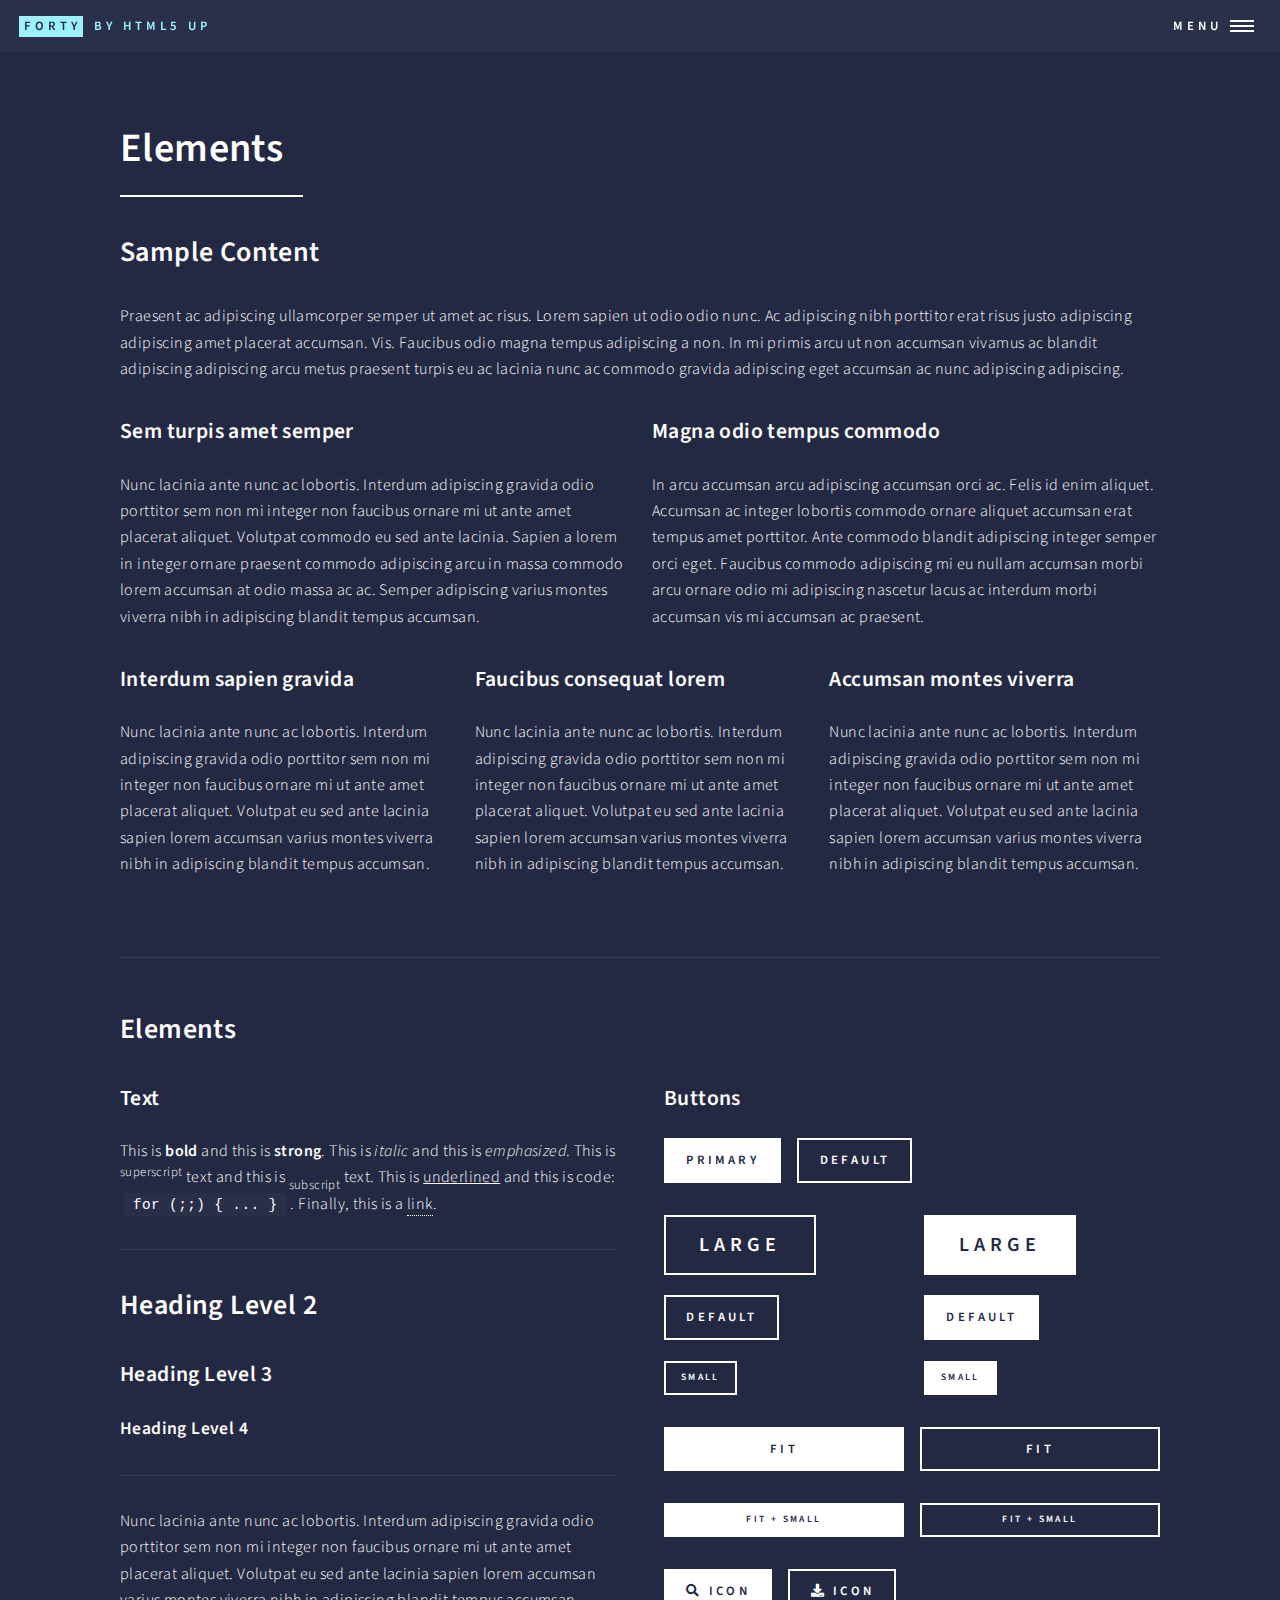
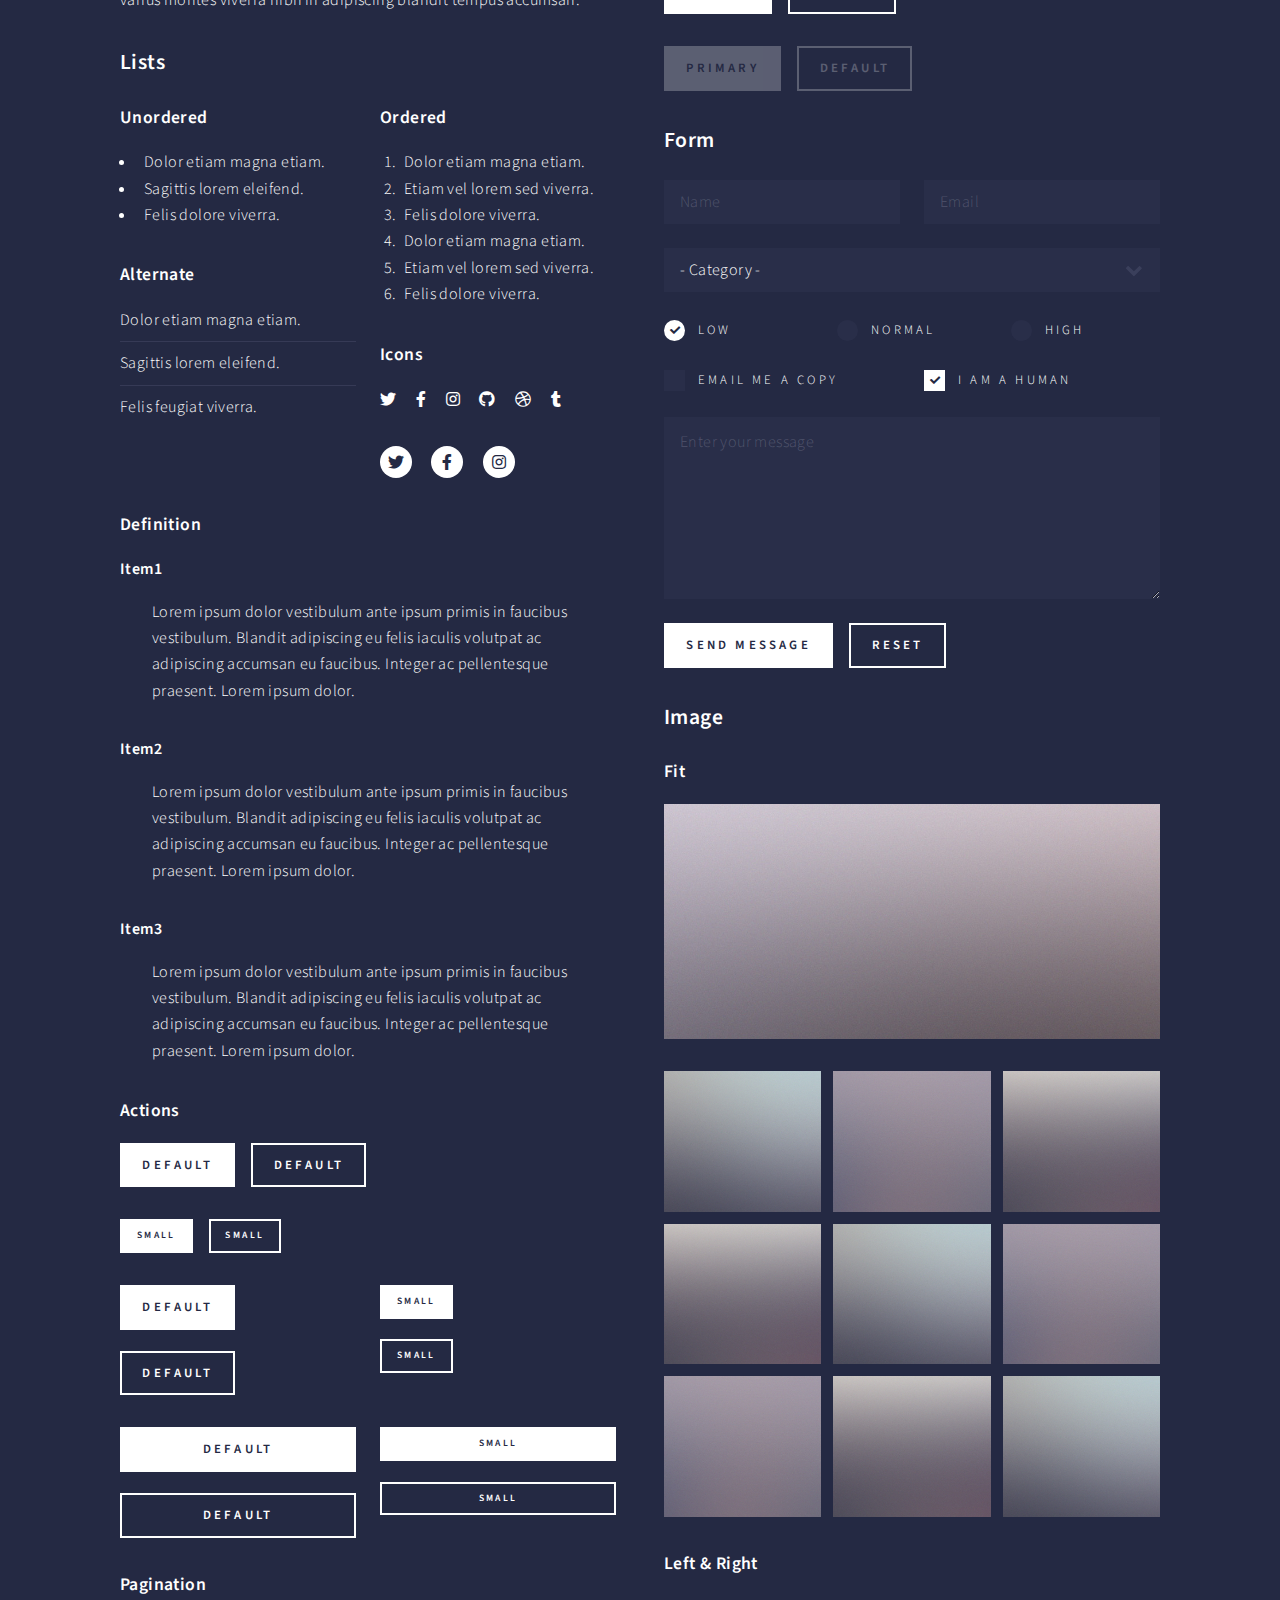
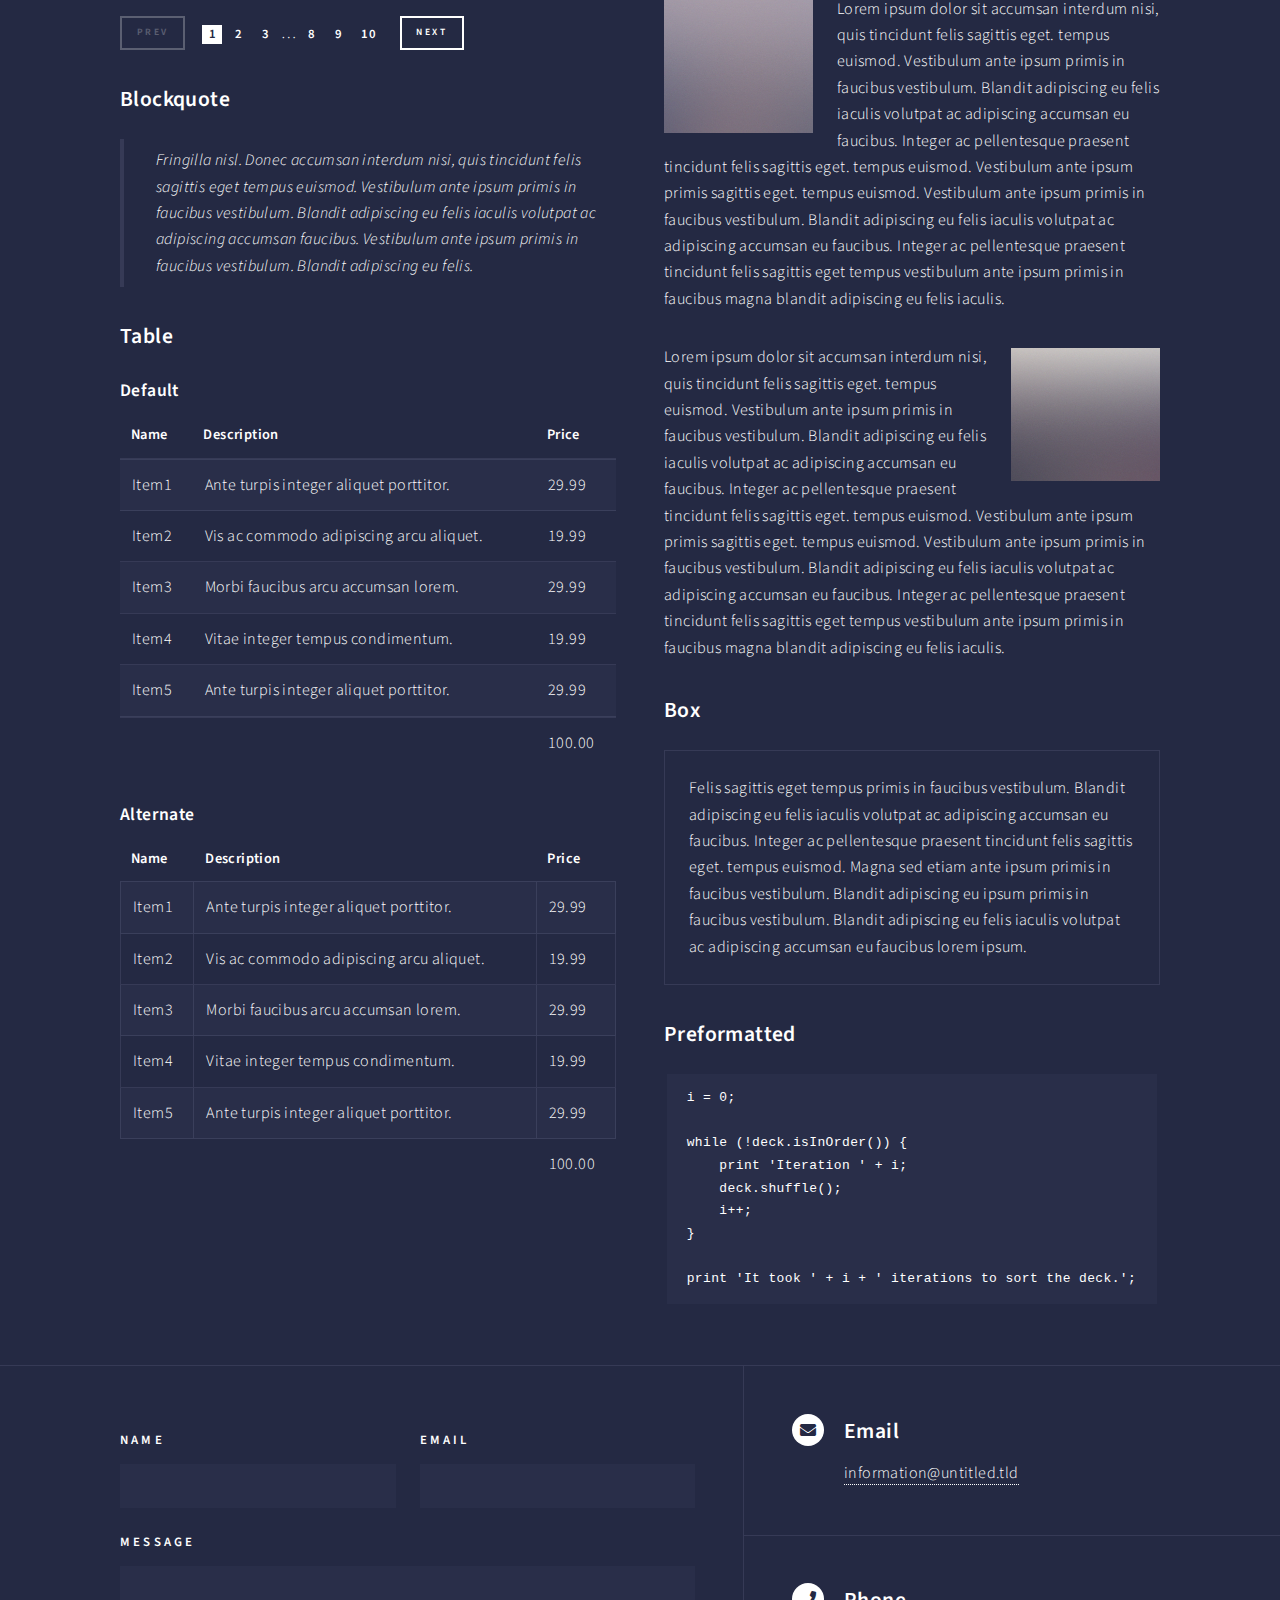
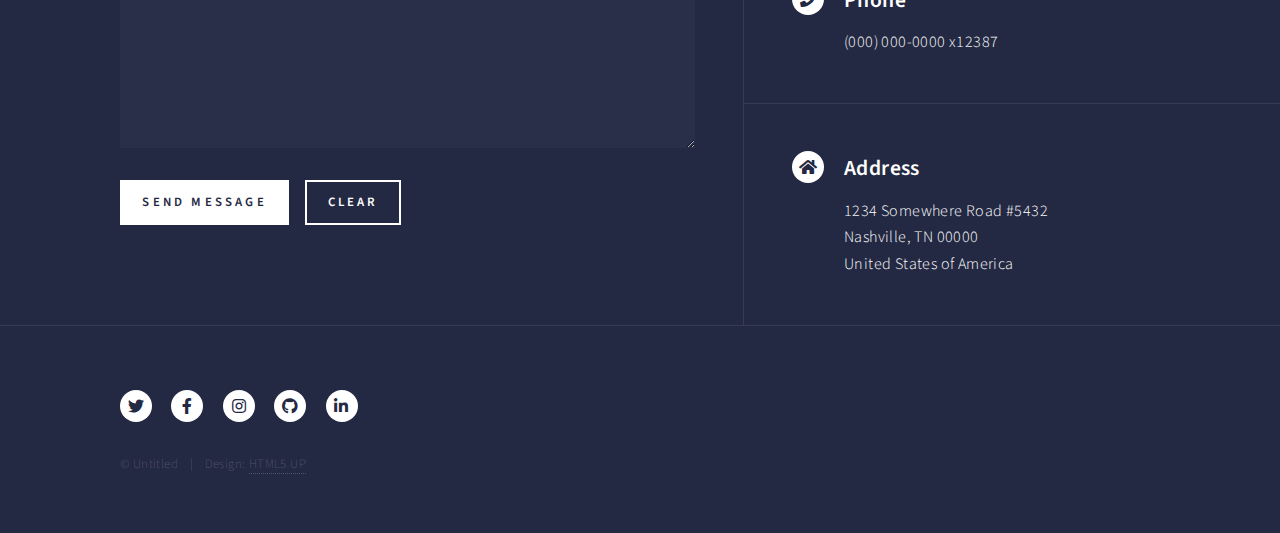
<file: elements.html>
<!DOCTYPE HTML>
<!--
	Forty by HTML5 UP
	html5up.net | @ajlkn
	Free for personal and commercial use under the CCA 3.0 license (html5up.net/license)
-->
<html>
	<head>
		<!-- Global site tag (gtag.js) - Google Analytics -->
<script async src="https://www.googletagmanager.com/gtag/js?id=G-ZWV022P7QP"></script>
<script>
  window.dataLayer = window.dataLayer || [];
  function gtag(){dataLayer.push(arguments);}
  gtag('js', new Date());

  gtag('config', 'G-ZWV022P7QP');
</script>
		<title>Elements - Forty by HTML5 UP</title>
		<meta charset="utf-8" />
		<meta name="viewport" content="width=device-width, initial-scale=1, user-scalable=no" />
		<link rel="stylesheet" href="assets/css/main.css" />
		<noscript><link rel="stylesheet" href="assets/css/noscript.css" /></noscript>
	</head>
	<body class="is-preload">

		<!-- Wrapper -->
			<div id="wrapper">

				<!-- Header -->
					<header id="header">
						<a href="index.html" class="logo"><strong>Forty</strong> <span>by HTML5 UP</span></a>
						<nav>
							<a href="#menu">Menu</a>
						</nav>
					</header>

				<!-- Menu -->
					<nav id="menu">
						<ul class="links">
							<li><a href="index.html">Home</a></li>
							<li><a href="landing.html">Landing</a></li>
							<li><a href="generic.html">Generic</a></li>
							<li><a href="elements.html">Elements</a></li>
						</ul>
						<ul class="actions stacked">
							<li><a href="#" class="button primary fit">Get Started</a></li>
							<li><a href="#" class="button fit">Log In</a></li>
						</ul>
					</nav>

				<!-- Main -->
					<div id="main" class="alt">

						<!-- One -->
							<section id="one">
								<div class="inner">
									<header class="major">
										<h1>Elements</h1>
									</header>

									<!-- Content -->
										<h2 id="content">Sample Content</h2>
										<p>Praesent ac adipiscing ullamcorper semper ut amet ac risus. Lorem sapien ut odio odio nunc. Ac adipiscing nibh porttitor erat risus justo adipiscing adipiscing amet placerat accumsan. Vis. Faucibus odio magna tempus adipiscing a non. In mi primis arcu ut non accumsan vivamus ac blandit adipiscing adipiscing arcu metus praesent turpis eu ac lacinia nunc ac commodo gravida adipiscing eget accumsan ac nunc adipiscing adipiscing.</p>
										<div class="row">
											<div class="col-6 col-12-small">
												<h3>Sem turpis amet semper</h3>
												<p>Nunc lacinia ante nunc ac lobortis. Interdum adipiscing gravida odio porttitor sem non mi integer non faucibus ornare mi ut ante amet placerat aliquet. Volutpat commodo eu sed ante lacinia. Sapien a lorem in integer ornare praesent commodo adipiscing arcu in massa commodo lorem accumsan at odio massa ac ac. Semper adipiscing varius montes viverra nibh in adipiscing blandit tempus accumsan.</p>
											</div>
											<div class="col-6 col-12-small">
												<h3>Magna odio tempus commodo</h3>
												<p>In arcu accumsan arcu adipiscing accumsan orci ac. Felis id enim aliquet. Accumsan ac integer lobortis commodo ornare aliquet accumsan erat tempus amet porttitor. Ante commodo blandit adipiscing integer semper orci eget. Faucibus commodo adipiscing mi eu nullam accumsan morbi arcu ornare odio mi adipiscing nascetur lacus ac interdum morbi accumsan vis mi accumsan ac praesent.</p>
											</div>
											<!-- Break -->
											<div class="col-4 col-12-medium">
												<h3>Interdum sapien gravida</h3>
												<p>Nunc lacinia ante nunc ac lobortis. Interdum adipiscing gravida odio porttitor sem non mi integer non faucibus ornare mi ut ante amet placerat aliquet. Volutpat eu sed ante lacinia sapien lorem accumsan varius montes viverra nibh in adipiscing blandit tempus accumsan.</p>
											</div>
											<div class="col-4 col-12-medium">
												<h3>Faucibus consequat lorem</h3>
												<p>Nunc lacinia ante nunc ac lobortis. Interdum adipiscing gravida odio porttitor sem non mi integer non faucibus ornare mi ut ante amet placerat aliquet. Volutpat eu sed ante lacinia sapien lorem accumsan varius montes viverra nibh in adipiscing blandit tempus accumsan.</p>
											</div>
											<div class="col-4 col-12-medium">
												<h3>Accumsan montes viverra</h3>
												<p>Nunc lacinia ante nunc ac lobortis. Interdum adipiscing gravida odio porttitor sem non mi integer non faucibus ornare mi ut ante amet placerat aliquet. Volutpat eu sed ante lacinia sapien lorem accumsan varius montes viverra nibh in adipiscing blandit tempus accumsan.</p>
											</div>
										</div>

									<hr class="major" />

									<!-- Elements -->
										<h2 id="elements">Elements</h2>
										<div class="row gtr-200">
											<div class="col-6 col-12-medium">

												<!-- Text stuff -->
													<h3>Text</h3>
													<p>This is <b>bold</b> and this is <strong>strong</strong>. This is <i>italic</i> and this is <em>emphasized</em>.
													This is <sup>superscript</sup> text and this is <sub>subscript</sub> text.
													This is <u>underlined</u> and this is code: <code>for (;;) { ... }</code>.
													Finally, this is a <a href="#">link</a>.</p>
													<hr />
													<h2>Heading Level 2</h2>
													<h3>Heading Level 3</h3>
													<h4>Heading Level 4</h4>
													<hr />
													<p>Nunc lacinia ante nunc ac lobortis. Interdum adipiscing gravida odio porttitor sem non mi integer non faucibus ornare mi ut ante amet placerat aliquet. Volutpat eu sed ante lacinia sapien lorem accumsan varius montes viverra nibh in adipiscing blandit tempus accumsan.</p>

												<!-- Lists -->
													<h3>Lists</h3>
													<div class="row">
														<div class="col-6 col-12-small">

															<h4>Unordered</h4>
															<ul>
																<li>Dolor etiam magna etiam.</li>
																<li>Sagittis lorem eleifend.</li>
																<li>Felis dolore viverra.</li>
															</ul>

															<h4>Alternate</h4>
															<ul class="alt">
																<li>Dolor etiam magna etiam.</li>
																<li>Sagittis lorem eleifend.</li>
																<li>Felis feugiat viverra.</li>
															</ul>

														</div>
														<div class="col-6 col-12-small">

															<h4>Ordered</h4>
															<ol>
																<li>Dolor etiam magna etiam.</li>
																<li>Etiam vel lorem sed viverra.</li>
																<li>Felis dolore viverra.</li>
																<li>Dolor etiam magna etiam.</li>
																<li>Etiam vel lorem sed viverra.</li>
																<li>Felis dolore viverra.</li>
															</ol>

															<h4>Icons</h4>
															<ul class="icons">
																<li><a href="#" class="icon brands fa-twitter"><span class="label">Twitter</span></a></li>
																<li><a href="#" class="icon brands fa-facebook-f"><span class="label">Facebook</span></a></li>
																<li><a href="#" class="icon brands fa-instagram"><span class="label">Instagram</span></a></li>
																<li><a href="#" class="icon brands fa-github"><span class="label">Github</span></a></li>
																<li><a href="#" class="icon brands fa-dribbble"><span class="label">Dribbble</span></a></li>
																<li><a href="#" class="icon brands fa-tumblr"><span class="label">Tumblr</span></a></li>
															</ul>
															<ul class="icons">
																<li><a href="#" class="icon brands alt fa-twitter"><span class="label">Twitter</span></a></li>
																<li><a href="#" class="icon brands alt fa-facebook-f"><span class="label">Facebook</span></a></li>
																<li><a href="#" class="icon brands alt fa-instagram"><span class="label">Instagram</span></a></li>
															</ul>

														</div>
													</div>
													<h4>Definition</h4>
													<dl>
														<dt>Item1</dt>
														<dd>
															<p>Lorem ipsum dolor vestibulum ante ipsum primis in faucibus vestibulum. Blandit adipiscing eu felis iaculis volutpat ac adipiscing accumsan eu faucibus. Integer ac pellentesque praesent. Lorem ipsum dolor.</p>
														</dd>
														<dt>Item2</dt>
														<dd>
															<p>Lorem ipsum dolor vestibulum ante ipsum primis in faucibus vestibulum. Blandit adipiscing eu felis iaculis volutpat ac adipiscing accumsan eu faucibus. Integer ac pellentesque praesent. Lorem ipsum dolor.</p>
														</dd>
														<dt>Item3</dt>
														<dd>
															<p>Lorem ipsum dolor vestibulum ante ipsum primis in faucibus vestibulum. Blandit adipiscing eu felis iaculis volutpat ac adipiscing accumsan eu faucibus. Integer ac pellentesque praesent. Lorem ipsum dolor.</p>
														</dd>
													</dl>

													<h4>Actions</h4>
													<ul class="actions">
														<li><a href="#" class="button primary">Default</a></li>
														<li><a href="#" class="button">Default</a></li>
													</ul>
													<ul class="actions small">
														<li><a href="#" class="button primary small">Small</a></li>
														<li><a href="#" class="button small">Small</a></li>
													</ul>
													<div class="row">
														<div class="col-6 col-12-small">
															<ul class="actions stacked">
																<li><a href="#" class="button primary">Default</a></li>
																<li><a href="#" class="button">Default</a></li>
															</ul>
														</div>
														<div class="col-6 col-12-small">
															<ul class="actions stacked">
																<li><a href="#" class="button primary small">Small</a></li>
																<li><a href="#" class="button small">Small</a></li>
															</ul>
														</div>
														<div class="col-6 col-12-small">
															<ul class="actions stacked">
																<li><a href="#" class="button primary fit">Default</a></li>
																<li><a href="#" class="button fit">Default</a></li>
															</ul>
														</div>
														<div class="col-6 col-12-small">
															<ul class="actions stacked">
																<li><a href="#" class="button primary small fit">Small</a></li>
																<li><a href="#" class="button small fit">Small</a></li>
															</ul>
														</div>
													</div>

													<h4>Pagination</h4>
													<ul class="pagination">
														<li><span class="button small disabled">Prev</span></li>
														<li><a href="#" class="page active">1</a></li>
														<li><a href="#" class="page">2</a></li>
														<li><a href="#" class="page">3</a></li>
														<li><span>&hellip;</span></li>
														<li><a href="#" class="page">8</a></li>
														<li><a href="#" class="page">9</a></li>
														<li><a href="#" class="page">10</a></li>
														<li><a href="#" class="button small">Next</a></li>
													</ul>

												<!-- Blockquote -->
													<h3>Blockquote</h3>
													<blockquote>Fringilla nisl. Donec accumsan interdum nisi, quis tincidunt felis sagittis eget tempus euismod. Vestibulum ante ipsum primis in faucibus vestibulum. Blandit adipiscing eu felis iaculis volutpat ac adipiscing accumsan faucibus. Vestibulum ante ipsum primis in faucibus vestibulum. Blandit adipiscing eu felis.</blockquote>

												<!-- Table -->
													<h3>Table</h3>

													<h4>Default</h4>
													<div class="table-wrapper">
														<table>
															<thead>
																<tr>
																	<th>Name</th>
																	<th>Description</th>
																	<th>Price</th>
																</tr>
															</thead>
															<tbody>
																<tr>
																	<td>Item1</td>
																	<td>Ante turpis integer aliquet porttitor.</td>
																	<td>29.99</td>
																</tr>
																<tr>
																	<td>Item2</td>
																	<td>Vis ac commodo adipiscing arcu aliquet.</td>
																	<td>19.99</td>
																</tr>
																<tr>
																	<td>Item3</td>
																	<td> Morbi faucibus arcu accumsan lorem.</td>
																	<td>29.99</td>
																</tr>
																<tr>
																	<td>Item4</td>
																	<td>Vitae integer tempus condimentum.</td>
																	<td>19.99</td>
																</tr>
																<tr>
																	<td>Item5</td>
																	<td>Ante turpis integer aliquet porttitor.</td>
																	<td>29.99</td>
																</tr>
															</tbody>
															<tfoot>
																<tr>
																	<td colspan="2"></td>
																	<td>100.00</td>
																</tr>
															</tfoot>
														</table>
													</div>

													<h4>Alternate</h4>
													<div class="table-wrapper">
														<table class="alt">
															<thead>
																<tr>
																	<th>Name</th>
																	<th>Description</th>
																	<th>Price</th>
																</tr>
															</thead>
															<tbody>
																<tr>
																	<td>Item1</td>
																	<td>Ante turpis integer aliquet porttitor.</td>
																	<td>29.99</td>
																</tr>
																<tr>
																	<td>Item2</td>
																	<td>Vis ac commodo adipiscing arcu aliquet.</td>
																	<td>19.99</td>
																</tr>
																<tr>
																	<td>Item3</td>
																	<td> Morbi faucibus arcu accumsan lorem.</td>
																	<td>29.99</td>
																</tr>
																<tr>
																	<td>Item4</td>
																	<td>Vitae integer tempus condimentum.</td>
																	<td>19.99</td>
																</tr>
																<tr>
																	<td>Item5</td>
																	<td>Ante turpis integer aliquet porttitor.</td>
																	<td>29.99</td>
																</tr>
															</tbody>
															<tfoot>
																<tr>
																	<td colspan="2"></td>
																	<td>100.00</td>
																</tr>
															</tfoot>
														</table>
													</div>

											</div>
											<div class="col-6 col-12-medium">

												<!-- Buttons -->
													<h3>Buttons</h3>
													<ul class="actions">
														<li><a href="#" class="button primary">Primary</a></li>
														<li><a href="#" class="button">Default</a></li>
													</ul>
													<div class="row">
														<div class="col-6 col-12-xsmall">
															<ul class="actions stacked">
																<li><a href="#" class="button large">Large</a></li>
																<li><a href="#" class="button">Default</a></li>
																<li><a href="#" class="button small">Small</a></li>
															</ul>
														</div>
														<div class="col-6 col-12-xsmall">
															<ul class="actions stacked">
																<li><a href="#" class="button primary large">Large</a></li>
																<li><a href="#" class="button primary">Default</a></li>
																<li><a href="#" class="button primary small">Small</a></li>
															</ul>
														</div>
													</div>
													<ul class="actions fit">
														<li><a href="#" class="button primary fit">Fit</a></li>
														<li><a href="#" class="button fit">Fit</a></li>
													</ul>
													<ul class="actions fit small">
														<li><a href="#" class="button primary fit small">Fit + Small</a></li>
														<li><a href="#" class="button fit small">Fit + Small</a></li>
													</ul>
													<ul class="actions">
														<li><a href="#" class="button primary icon solid fa-search">Icon</a></li>
														<li><a href="#" class="button icon solid fa-download">Icon</a></li>
													</ul>
													<ul class="actions">
														<li><span class="button primary disabled">Primary</span></li>
														<li><span class="button disabled">Default</span></li>
													</ul>

												<!-- Form -->
													<h3>Form</h3>

													<form method="post" action="#">
														<div class="row gtr-uniform">
															<div class="col-6 col-12-xsmall">
																<input type="text" name="demo-name" id="demo-name" value="" placeholder="Name" />
															</div>
															<div class="col-6 col-12-xsmall">
																<input type="email" name="demo-email" id="demo-email" value="" placeholder="Email" />
															</div>
															<!-- Break -->
															<div class="col-12">
																<select name="demo-category" id="demo-category">
																	<option value="">- Category -</option>
																	<option value="1">Manufacturing</option>
																	<option value="1">Shipping</option>
																	<option value="1">Administration</option>
																	<option value="1">Human Resources</option>
																</select>
															</div>
															<!-- Break -->
															<div class="col-4 col-12-small">
																<input type="radio" id="demo-priority-low" name="demo-priority" checked>
																<label for="demo-priority-low">Low</label>
															</div>
															<div class="col-4 col-12-small">
																<input type="radio" id="demo-priority-normal" name="demo-priority">
																<label for="demo-priority-normal">Normal</label>
															</div>
															<div class="col-4 col-12-small">
																<input type="radio" id="demo-priority-high" name="demo-priority">
																<label for="demo-priority-high">High</label>
															</div>
															<!-- Break -->
															<div class="col-6 col-12-small">
																<input type="checkbox" id="demo-copy" name="demo-copy">
																<label for="demo-copy">Email me a copy</label>
															</div>
															<div class="col-6 col-12-small">
																<input type="checkbox" id="demo-human" name="demo-human" checked>
																<label for="demo-human">I am a human</label>
															</div>
															<!-- Break -->
															<div class="col-12">
																<textarea name="demo-message" id="demo-message" placeholder="Enter your message" rows="6"></textarea>
															</div>
															<!-- Break -->
															<div class="col-12">
																<ul class="actions">
																	<li><input type="submit" value="Send Message" class="primary" /></li>
																	<li><input type="reset" value="Reset" /></li>
																</ul>
															</div>
														</div>
													</form>

												<!-- Image -->
													<h3>Image</h3>

													<h4>Fit</h4>
													<span class="image fit"><img src="images/pic03.jpg" alt="" /></span>
													<div class="box alt">
														<div class="row gtr-50 gtr-uniform">
															<div class="col-4"><span class="image fit"><img src="images/pic08.jpg" alt="" /></span></div>
															<div class="col-4"><span class="image fit"><img src="images/pic09.jpg" alt="" /></span></div>
															<div class="col-4"><span class="image fit"><img src="images/pic10.jpg" alt="" /></span></div>
															<!-- Break -->
															<div class="col-4"><span class="image fit"><img src="images/pic10.jpg" alt="" /></span></div>
															<div class="col-4"><span class="image fit"><img src="images/pic08.jpg" alt="" /></span></div>
															<div class="col-4"><span class="image fit"><img src="images/pic09.jpg" alt="" /></span></div>
															<!-- Break -->
															<div class="col-4"><span class="image fit"><img src="images/pic09.jpg" alt="" /></span></div>
															<div class="col-4"><span class="image fit"><img src="images/pic10.jpg" alt="" /></span></div>
															<div class="col-4"><span class="image fit"><img src="images/pic08.jpg" alt="" /></span></div>
														</div>
													</div>

													<h4>Left &amp; Right</h4>
													<p><span class="image left"><img src="images/pic09.jpg" alt="" /></span>Lorem ipsum dolor sit accumsan interdum nisi, quis tincidunt felis sagittis eget. tempus euismod. Vestibulum ante ipsum primis in faucibus vestibulum. Blandit adipiscing eu felis iaculis volutpat ac adipiscing accumsan eu faucibus. Integer ac pellentesque praesent tincidunt felis sagittis eget. tempus euismod. Vestibulum ante ipsum primis sagittis eget. tempus euismod. Vestibulum ante ipsum primis in faucibus vestibulum. Blandit adipiscing eu felis iaculis volutpat ac adipiscing accumsan eu faucibus. Integer ac pellentesque praesent tincidunt felis sagittis eget tempus vestibulum ante ipsum primis in faucibus magna blandit adipiscing eu felis iaculis.</p>
													<p><span class="image right"><img src="images/pic10.jpg" alt="" /></span>Lorem ipsum dolor sit accumsan interdum nisi, quis tincidunt felis sagittis eget. tempus euismod. Vestibulum ante ipsum primis in faucibus vestibulum. Blandit adipiscing eu felis iaculis volutpat ac adipiscing accumsan eu faucibus. Integer ac pellentesque praesent tincidunt felis sagittis eget. tempus euismod. Vestibulum ante ipsum primis sagittis eget. tempus euismod. Vestibulum ante ipsum primis in faucibus vestibulum. Blandit adipiscing eu felis iaculis volutpat ac adipiscing accumsan eu faucibus. Integer ac pellentesque praesent tincidunt felis sagittis eget tempus vestibulum ante ipsum primis in faucibus magna blandit adipiscing eu felis iaculis.</p>

												<!-- Box -->
													<h3>Box</h3>
													<div class="box">
														<p>Felis sagittis eget tempus primis in faucibus vestibulum. Blandit adipiscing eu felis iaculis volutpat ac adipiscing accumsan eu faucibus. Integer ac pellentesque praesent tincidunt felis sagittis eget. tempus euismod. Magna sed etiam ante ipsum primis in faucibus vestibulum. Blandit adipiscing eu ipsum primis in faucibus vestibulum. Blandit adipiscing eu felis iaculis volutpat ac adipiscing accumsan eu faucibus lorem ipsum.</p>
													</div>

												<!-- Preformatted Code -->
													<h3>Preformatted</h3>
													<pre><code>i = 0;

while (!deck.isInOrder()) {
    print 'Iteration ' + i;
    deck.shuffle();
    i++;
}

print 'It took ' + i + ' iterations to sort the deck.';
</code></pre>

											</div>
										</div>

								</div>
							</section>

					</div>

				<!-- Contact -->
					<section id="contact">
						<div class="inner">
							<section>
								<form method="post" action="#">
									<div class="fields">
										<div class="field half">
											<label for="name">Name</label>
											<input type="text" name="name" id="name" />
										</div>
										<div class="field half">
											<label for="email">Email</label>
											<input type="text" name="email" id="email" />
										</div>
										<div class="field">
											<label for="message">Message</label>
											<textarea name="message" id="message" rows="6"></textarea>
										</div>
									</div>
									<ul class="actions">
										<li><input type="submit" value="Send Message" class="primary" /></li>
										<li><input type="reset" value="Clear" /></li>
									</ul>
								</form>
							</section>
							<section class="split">
								<section>
									<div class="contact-method">
										<span class="icon solid alt fa-envelope"></span>
										<h3>Email</h3>
										<a href="#">information@untitled.tld</a>
									</div>
								</section>
								<section>
									<div class="contact-method">
										<span class="icon solid alt fa-phone"></span>
										<h3>Phone</h3>
										<span>(000) 000-0000 x12387</span>
									</div>
								</section>
								<section>
									<div class="contact-method">
										<span class="icon solid alt fa-home"></span>
										<h3>Address</h3>
										<span>1234 Somewhere Road #5432<br />
										Nashville, TN 00000<br />
										United States of America</span>
									</div>
								</section>
							</section>
						</div>
					</section>

				<!-- Footer -->
					<footer id="footer">
						<div class="inner">
							<ul class="icons">
								<li><a href="#" class="icon brands alt fa-twitter"><span class="label">Twitter</span></a></li>
								<li><a href="#" class="icon brands alt fa-facebook-f"><span class="label">Facebook</span></a></li>
								<li><a href="#" class="icon brands alt fa-instagram"><span class="label">Instagram</span></a></li>
								<li><a href="#" class="icon brands alt fa-github"><span class="label">GitHub</span></a></li>
								<li><a href="#" class="icon brands alt fa-linkedin-in"><span class="label">LinkedIn</span></a></li>
							</ul>
							<ul class="copyright">
								<li>&copy; Untitled</li><li>Design: <a href="https://html5up.net">HTML5 UP</a></li>
							</ul>
						</div>
					</footer>

			</div>

		<!-- Scripts -->
			<script src="assets/js/jquery.min.js"></script>
			<script src="assets/js/jquery.scrolly.min.js"></script>
			<script src="assets/js/jquery.scrollex.min.js"></script>
			<script src="assets/js/browser.min.js"></script>
			<script src="assets/js/breakpoints.min.js"></script>
			<script src="assets/js/util.js"></script>
			<script src="assets/js/main.js"></script>

	</body>
</html>
</file>
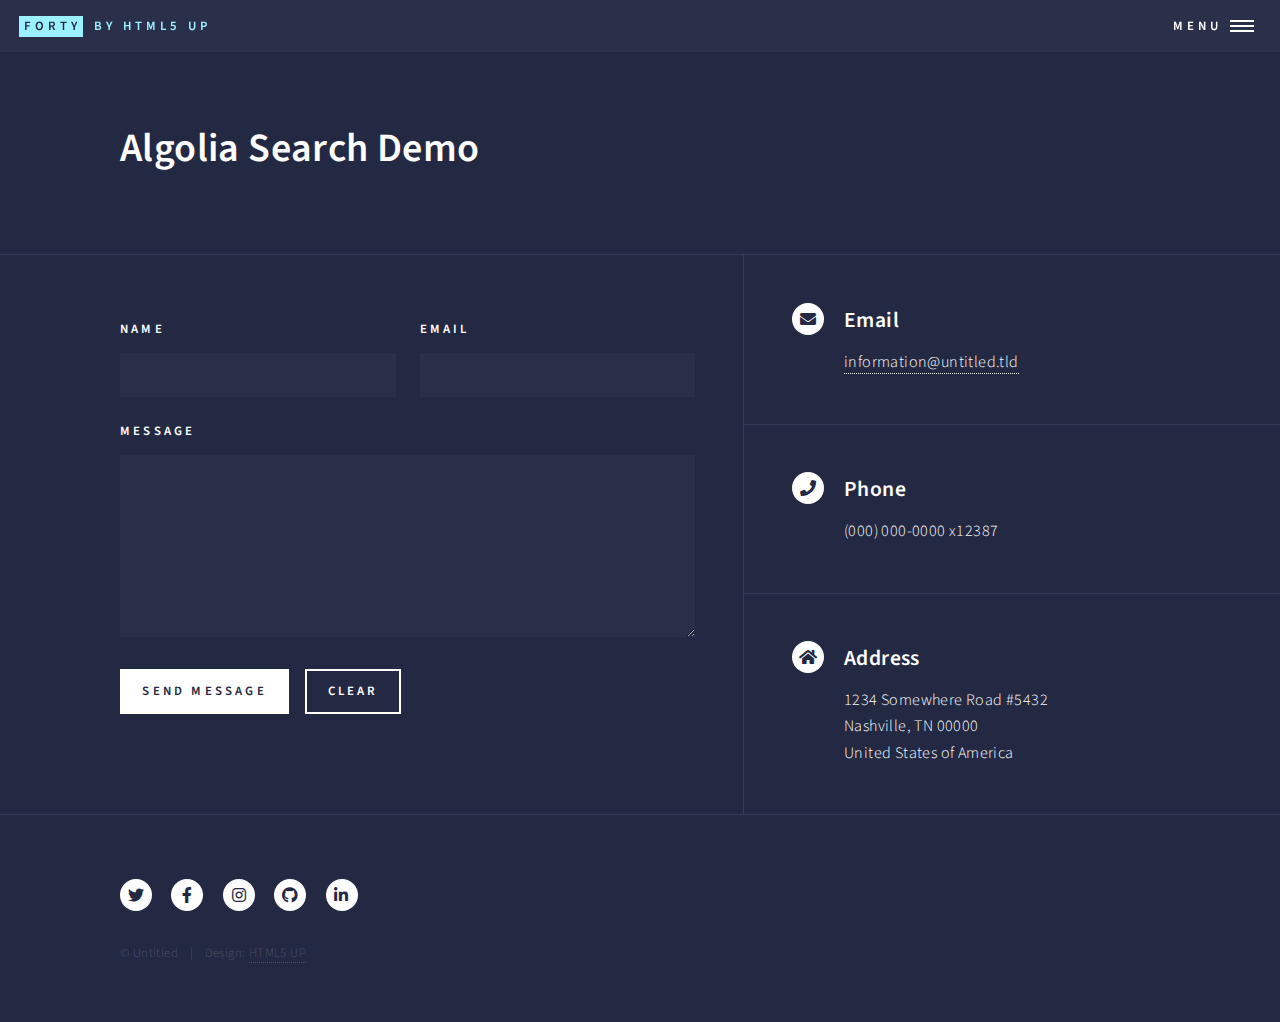
<file: generic.html>
<!DOCTYPE HTML>
<!--
	Forty by HTML5 UP
	html5up.net | @ajlkn
	Free for personal and commercial use under the CCA 3.0 license (html5up.net/license)
-->
<html>
	<head>
		<!-- Global site tag (gtag.js) - Google Analytics -->
<script async src="https://www.googletagmanager.com/gtag/js?id=G-ZWV022P7QP"></script>
<script>
  window.dataLayer = window.dataLayer || [];
  function gtag(){dataLayer.push(arguments);}
  gtag('js', new Date());

  gtag('config', 'G-ZWV022P7QP');
</script>
		<title>Generic - Forty by HTML5 UP</title>
		<meta charset="utf-8" />
		<meta name="viewport" content="width=device-width, initial-scale=1, user-scalable=no" />
		<link rel="stylesheet" href="assets/css/main.css" />
		<noscript><link rel="stylesheet" href="assets/css/noscript.css" /></noscript>
	</head>
	<body class="is-preload">

		<!-- Wrapper -->
			<div id="wrapper">

				<!-- Header -->
					<header id="header">
						<a href="index.html" class="logo"><strong>Forty</strong> <span>by HTML5 UP</span></a>
						<nav>
							<a href="#menu">Menu</a>
						</nav>
					</header>

				<!-- Menu -->
					<nav id="menu">
						<ul class="links">
							<li><a href="index.html">Home</a></li>
							<li><a href="landing.html">Landing</a></li>
							<li><a href="generic.html">Generic</a></li>
							<li><a href="elements.html">Elements</a></li>
						</ul>
						<ul class="actions stacked">
							<li><a href="#" class="button primary fit">Get Started</a></li>
							<li><a href="#" class="button fit">Log In</a></li>
						</ul>
					</nav>

				<!-- Main -->
					<div id="main" class="alt">

						<!-- One -->
							<section id="one">
								<div class="inner">
									<div class="ais-InstantSearch">
										<h1>Algolia Search Demo</h1>
										<div id="searchbox"></div>
										<div id="hits"></div>
										<div id="pagination"></div>
									</div>
								</div>
							</section>

					</div>

				<!-- Contact -->
					<section id="contact">
						<div class="inner">
							<section>
								<form method="post" action="#">
									<div class="fields">
										<div class="field half">
											<label for="name">Name</label>
											<input type="text" name="name" id="name" />
										</div>
										<div class="field half">
											<label for="email">Email</label>
											<input type="text" name="email" id="email" />
										</div>
										<div class="field">
											<label for="message">Message</label>
											<textarea name="message" id="message" rows="6"></textarea>
										</div>
									</div>
									<ul class="actions">
										<li><input type="submit" value="Send Message" class="primary" /></li>
										<li><input type="reset" value="Clear" /></li>
									</ul>
								</form>
							</section>
							<section class="split">
								<section>
									<div class="contact-method">
										<span class="icon solid alt fa-envelope"></span>
										<h3>Email</h3>
										<a href="#">information@untitled.tld</a>
									</div>
								</section>
								<section>
									<div class="contact-method">
										<span class="icon solid alt fa-phone"></span>
										<h3>Phone</h3>
										<span>(000) 000-0000 x12387</span>
									</div>
								</section>
								<section>
									<div class="contact-method">
										<span class="icon solid alt fa-home"></span>
										<h3>Address</h3>
										<span>1234 Somewhere Road #5432<br />
										Nashville, TN 00000<br />
										United States of America</span>
									</div>
								</section>
							</section>
						</div>
					</section>

				<!-- Footer -->
					<footer id="footer">
						<div class="inner">
							<ul class="icons">
								<li><a href="#" class="icon brands alt fa-twitter"><span class="label">Twitter</span></a></li>
								<li><a href="#" class="icon brands alt fa-facebook-f"><span class="label">Facebook</span></a></li>
								<li><a href="#" class="icon brands alt fa-instagram"><span class="label">Instagram</span></a></li>
								<li><a href="#" class="icon brands alt fa-github"><span class="label">GitHub</span></a></li>
								<li><a href="#" class="icon brands alt fa-linkedin-in"><span class="label">LinkedIn</span></a></li>
							</ul>
							<ul class="copyright">
								<li>&copy; Untitled</li><li>Design: <a href="https://html5up.net">HTML5 UP</a></li>
							</ul>
						</div>
					</footer>

			</div>

		<!-- Scripts -->
			<script src="assets/js/jquery.min.js"></script>
			<script src="assets/js/jquery.scrolly.min.js"></script>
			<script src="assets/js/jquery.scrollex.min.js"></script>
			<script src="assets/js/browser.min.js"></script>
			<script src="assets/js/breakpoints.min.js"></script>
			<script src="assets/js/util.js"></script>
			<script src="assets/js/main.js"></script>

	</body>
</html>
</file>
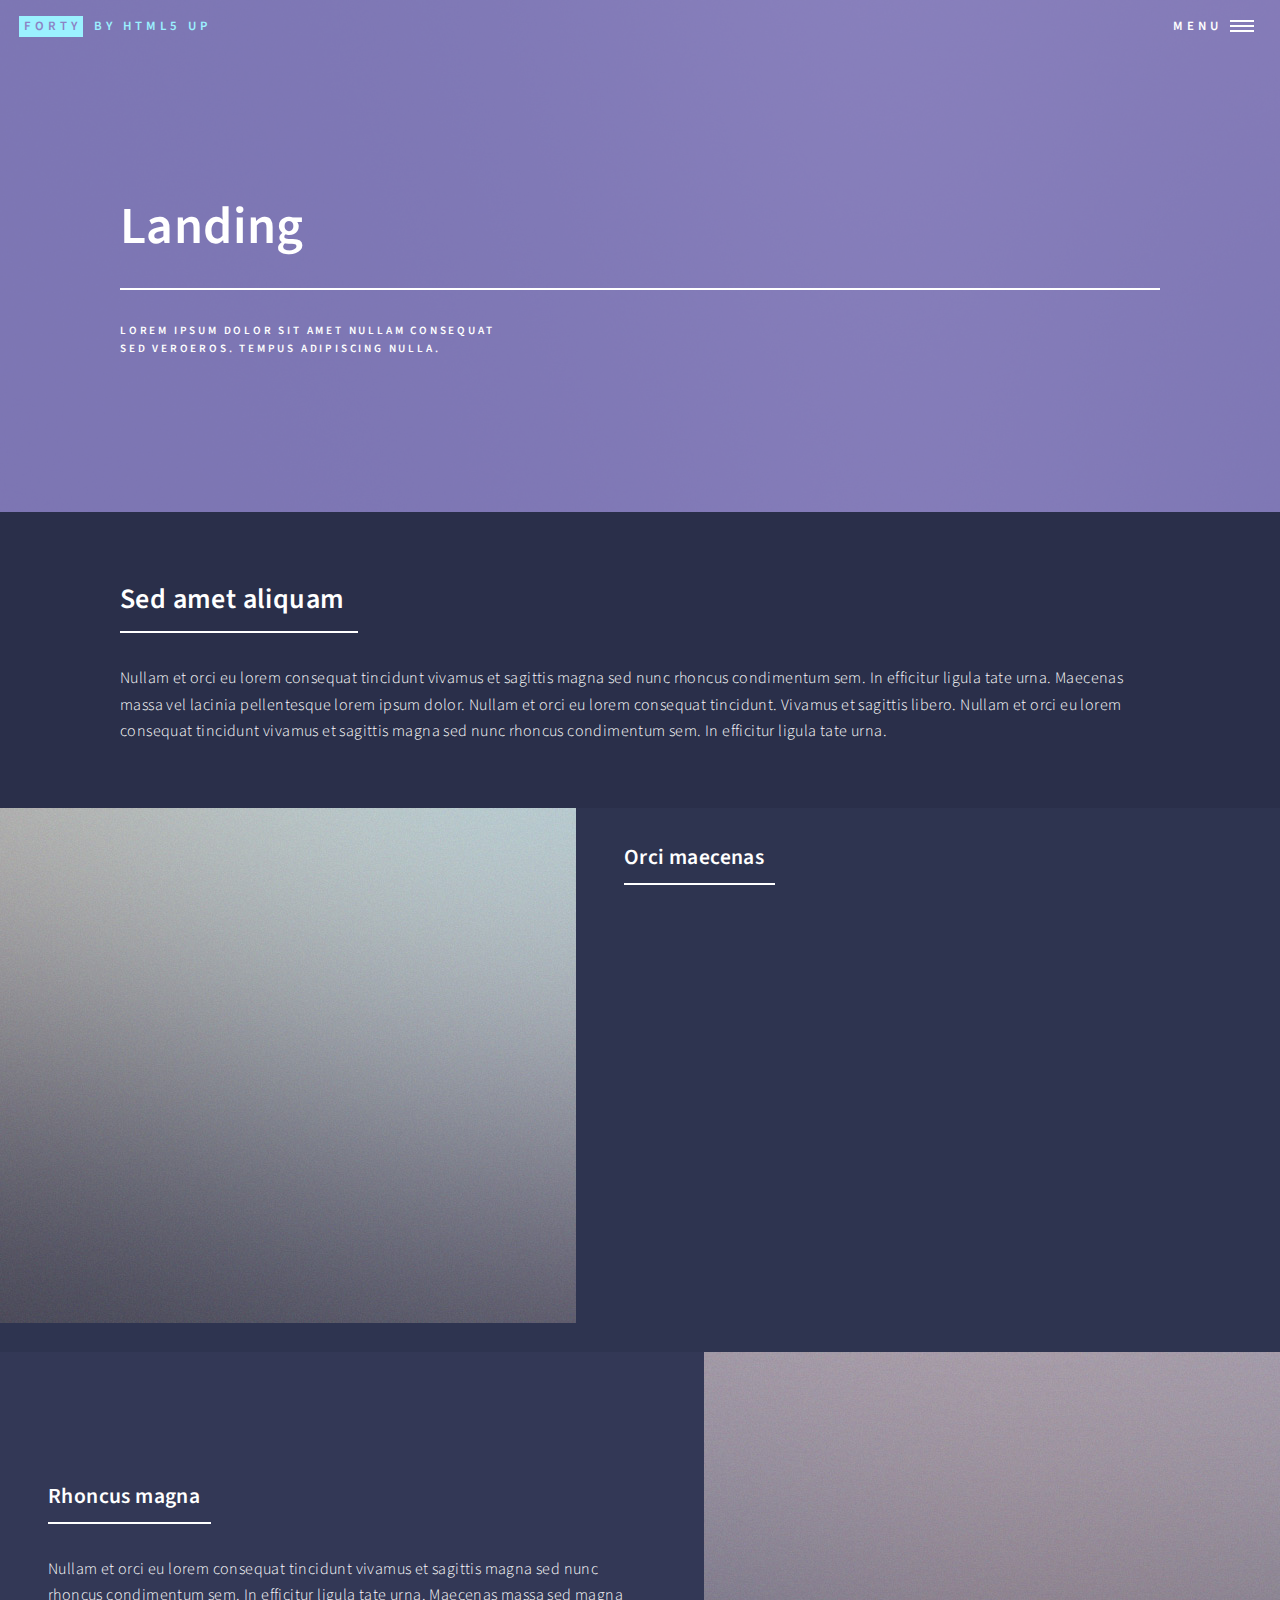
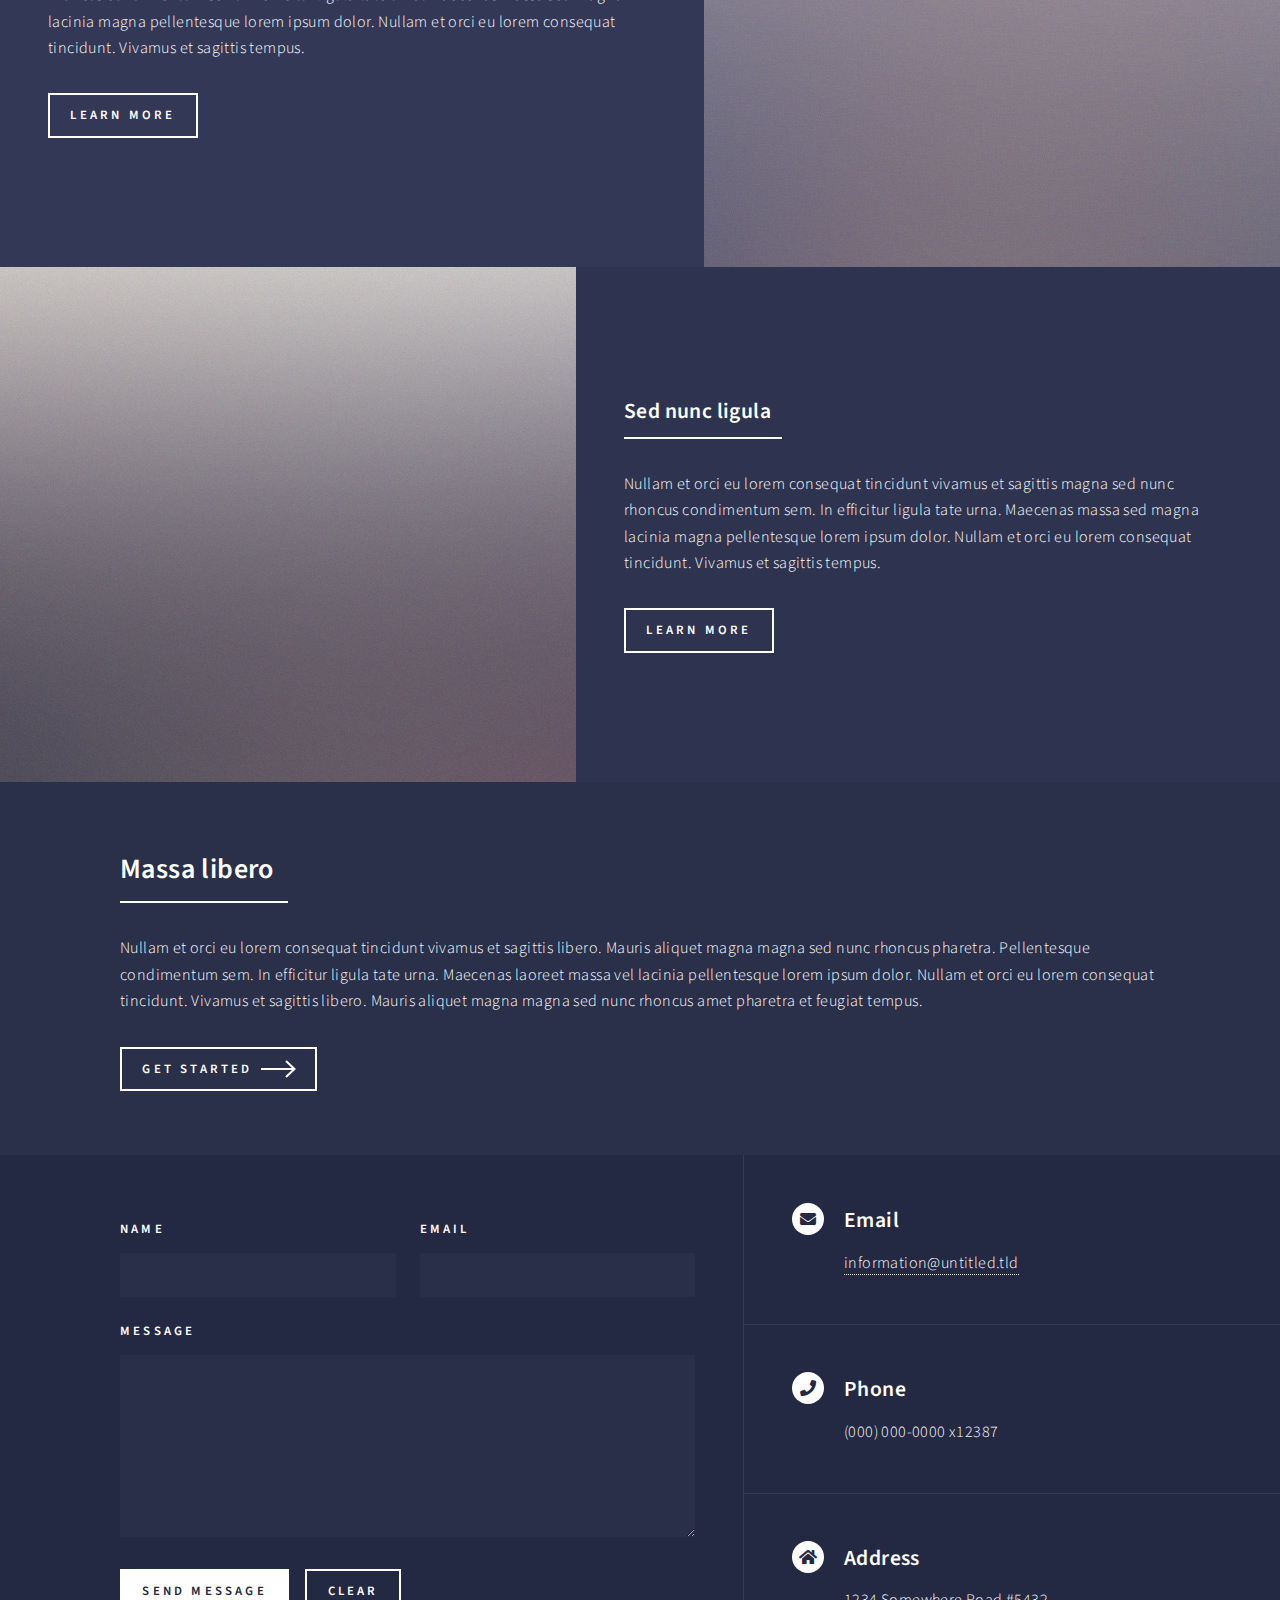
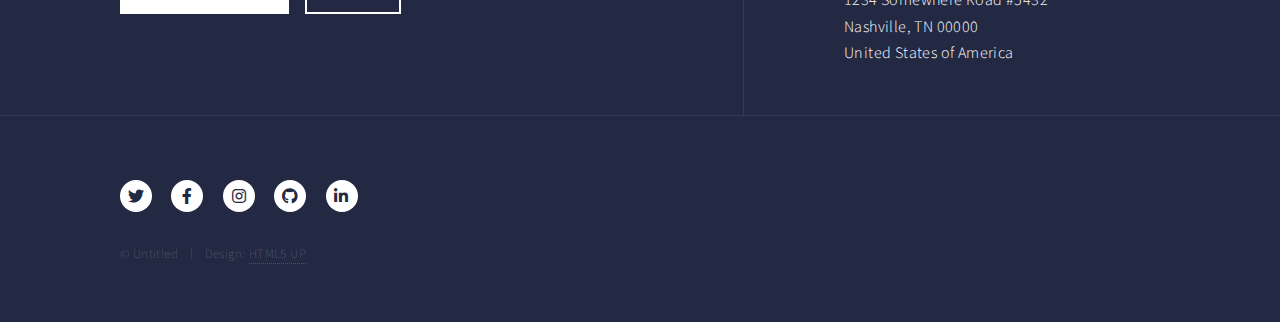
<file: landing.html>
<!DOCTYPE HTML>
<!--
	Forty by HTML5 UP
	html5up.net | @ajlkn
	Free for personal and commercial use under the CCA 3.0 license (html5up.net/license)
-->
<html>
	<head>
		<!-- Global site tag (gtag.js) - Google Analytics -->
<script async src="https://www.googletagmanager.com/gtag/js?id=G-ZWV022P7QP"></script>
<script>
  window.dataLayer = window.dataLayer || [];
  function gtag(){dataLayer.push(arguments);}
  gtag('js', new Date());

  gtag('config', 'G-ZWV022P7QP');
</script>
		<title>Landing - Forty by HTML5 UP</title>
		<meta charset="utf-8" />
		<meta name="viewport" content="width=device-width, initial-scale=1, user-scalable=no" />
		<link rel="stylesheet" href="assets/css/main.css" />
		<noscript><link rel="stylesheet" href="assets/css/noscript.css" /></noscript>
	</head>
	<body class="is-preload">

		<!-- Wrapper -->
			<div id="wrapper">

				<!-- Header -->
				<!-- Note: The "styleN" class below should match that of the banner element. -->
					<header id="header" class="alt style2">
						<a href="index.html" class="logo"><strong>Forty</strong> <span>by HTML5 UP</span></a>
						<nav>
							<a href="#menu">Menu</a>
						</nav>
					</header>

				<!-- Menu -->
					<nav id="menu">
						<ul class="links">
							<li><a href="index.html">Home</a></li>
							<li><a href="landing.html">Landing</a></li>
							<li><a href="generic.html">Generic</a></li>
							<li><a href="elements.html">Elements</a></li>
						</ul>
						<ul class="actions stacked">
							<li><a href="#" class="button primary fit">Get Started</a></li>
							<li><a href="#" class="button fit">Log In</a></li>
						</ul>
					</nav>

				<!-- Banner -->
				<!-- Note: The "styleN" class below should match that of the header element. -->
					<section id="banner" class="style2">
						<div class="inner">
							<span class="image">
								<img src="images/pic07.jpg" alt="" />
							</span>
							<header class="major">
								<h1>Landing</h1>
							</header>
							<div class="content">
								<p>Lorem ipsum dolor sit amet nullam consequat<br />
								sed veroeros. tempus adipiscing nulla.</p>
							</div>
						</div>
					</section>

				<!-- Main -->
					<div id="main">

						<!-- One -->
							<section id="one">
								<div class="inner">
									<header class="major">
										<h2>Sed amet aliquam</h2>
									</header>
									<p>Nullam et orci eu lorem consequat tincidunt vivamus et sagittis magna sed nunc rhoncus condimentum sem. In efficitur ligula tate urna. Maecenas massa vel lacinia pellentesque lorem ipsum dolor. Nullam et orci eu lorem consequat tincidunt. Vivamus et sagittis libero. Nullam et orci eu lorem consequat tincidunt vivamus et sagittis magna sed nunc rhoncus condimentum sem. In efficitur ligula tate urna.</p>
								</div>
							</section>

						<!-- Two -->
							<section id="two" class="spotlights">
								<section>
									<a href="generic.html" class="image">
										<img src="images/pic08.jpg" alt="" data-position="center center" />
									</a>
									<div class="content">
										<div class="inner">
											<header class="major">
												<h3>Orci maecenas</h3>
											</header>
											      <div><iframe width="500px" title="COVID-19 Aggregate Cases Current Daily County Health" height="425px" src="https://data.pa.gov/w/j72v-r42c/33ch-zxdi?cur=Y-6fUY1zw6y&from=root" frameborder="0"scrolling="no"><a href="https://data.pa.gov/Health/COVID-19-Aggregate-Cases-Current-Daily-County-Heal/j72v-r42c" title="COVID-19 Aggregate Cases Current Daily County Health" target="_blank">COVID-19 Aggregate Cases Current Daily County Health</a></iframe></div>
    
											</ul>
										</div>
									</div>
								</section>
								<section>
									<a href="generic.html" class="image">
										<img src="images/pic09.jpg" alt="" data-position="top center" />
									</a>
									<div class="content">
										<div class="inner">
											<header class="major">
												<h3>Rhoncus magna</h3>
											</header>
											<p>Nullam et orci eu lorem consequat tincidunt vivamus et sagittis magna sed nunc rhoncus condimentum sem. In efficitur ligula tate urna. Maecenas massa sed magna lacinia magna pellentesque lorem ipsum dolor. Nullam et orci eu lorem consequat tincidunt. Vivamus et sagittis tempus.</p>
											<ul class="actions">
												<li><a href="generic.html" class="button">Learn more</a></li>
											</ul>
										</div>
									</div>
								</section>
								<section>
									<a href="generic.html" class="image">
										<img src="images/pic10.jpg" alt="" data-position="25% 25%" />
									</a>
									<div class="content">
										<div class="inner">
											<header class="major">
												<h3>Sed nunc ligula</h3>
											</header>
											<p>Nullam et orci eu lorem consequat tincidunt vivamus et sagittis magna sed nunc rhoncus condimentum sem. In efficitur ligula tate urna. Maecenas massa sed magna lacinia magna pellentesque lorem ipsum dolor. Nullam et orci eu lorem consequat tincidunt. Vivamus et sagittis tempus.</p>
											<ul class="actions">
												<li><a href="generic.html" class="button">Learn more</a></li>
											</ul>
										</div>
									</div>
								</section>
							</section>

						<!-- Three -->
							<section id="three">
								<div class="inner">
									<header class="major">
										<h2>Massa libero</h2>
									</header>
									<p>Nullam et orci eu lorem consequat tincidunt vivamus et sagittis libero. Mauris aliquet magna magna sed nunc rhoncus pharetra. Pellentesque condimentum sem. In efficitur ligula tate urna. Maecenas laoreet massa vel lacinia pellentesque lorem ipsum dolor. Nullam et orci eu lorem consequat tincidunt. Vivamus et sagittis libero. Mauris aliquet magna magna sed nunc rhoncus amet pharetra et feugiat tempus.</p>
									<ul class="actions">
										<li><a href="generic.html" class="button next">Get Started</a></li>
									</ul>
								</div>
							</section>

					</div>

				<!-- Contact -->
					<section id="contact">
						<div class="inner">
							<section>
								<form method="post" action="#">
									<div class="fields">
										<div class="field half">
											<label for="name">Name</label>
											<input type="text" name="name" id="name" />
										</div>
										<div class="field half">
											<label for="email">Email</label>
											<input type="text" name="email" id="email" />
										</div>
										<div class="field">
											<label for="message">Message</label>
											<textarea name="message" id="message" rows="6"></textarea>
										</div>
									</div>
									<ul class="actions">
										<li><input type="submit" value="Send Message" class="primary" /></li>
										<li><input type="reset" value="Clear" /></li>
									</ul>
								</form>
							</section>
							<section class="split">
								<section>
									<div class="contact-method">
										<span class="icon solid alt fa-envelope"></span>
										<h3>Email</h3>
										<a href="#">information@untitled.tld</a>
									</div>
								</section>
								<section>
									<div class="contact-method">
										<span class="icon solid alt fa-phone"></span>
										<h3>Phone</h3>
										<span>(000) 000-0000 x12387</span>
									</div>
								</section>
								<section>
									<div class="contact-method">
										<span class="icon solid alt fa-home"></span>
										<h3>Address</h3>
										<span>1234 Somewhere Road #5432<br />
										Nashville, TN 00000<br />
										United States of America</span>
									</div>
								</section>
							</section>
						</div>
					</section>

				<!-- Footer -->
					<footer id="footer">
						<div class="inner">
							<ul class="icons">
								<li><a href="#" class="icon brands alt fa-twitter"><span class="label">Twitter</span></a></li>
								<li><a href="#" class="icon brands alt fa-facebook-f"><span class="label">Facebook</span></a></li>
								<li><a href="#" class="icon brands alt fa-instagram"><span class="label">Instagram</span></a></li>
								<li><a href="#" class="icon brands alt fa-github"><span class="label">GitHub</span></a></li>
								<li><a href="#" class="icon brands alt fa-linkedin-in"><span class="label">LinkedIn</span></a></li>
							</ul>
							<ul class="copyright">
								<li>&copy; Untitled</li><li>Design: <a href="https://html5up.net">HTML5 UP</a></li>
							</ul>
						</div>
					</footer>

			</div>

		<!-- Scripts -->
			<script src="assets/js/jquery.min.js"></script>
			<script src="assets/js/jquery.scrolly.min.js"></script>
			<script src="assets/js/jquery.scrollex.min.js"></script>
			<script src="assets/js/browser.min.js"></script>
			<script src="assets/js/breakpoints.min.js"></script>
			<script src="assets/js/util.js"></script>
			<script src="assets/js/main.js"></script>

	</body>
</html>
</file>
<file: assets/css/noscript.css>
/*
	Forty by HTML5 UP
	html5up.net | @ajlkn
	Free for personal and commercial use under the CCA 3.0 license (html5up.net/license)
*/

/* Banner */

	body.is-preload #banner:after {
		opacity: 0.85;
	}

	body.is-preload #banner > .inner {
		-moz-filter: none;
		-webkit-filter: none;
		-ms-filter: none;
		filter: none;
		-moz-transform: none;
		-webkit-transform: none;
		-ms-transform: none;
		transform: none;
		opacity: 1;
	}
</file>
<file: assets/css/main.css>
@import url(fontawesome-all.min.css);
@import url("https://fonts.googleapis.com/css?family=Source+Sans+Pro:300,300italic,600,600italic");

/*
	Forty by HTML5 UP
	html5up.net | @ajlkn
	Free for personal and commercial use under the CCA 3.0 license (html5up.net/license)
*/

html, body, div, span, applet, object,
iframe, h1, h2, h3, h4, h5, h6, p, blockquote,
pre, a, abbr, acronym, address, big, cite,
code, del, dfn, em, img, ins, kbd, q, s, samp,
small, strike, strong, sub, sup, tt, var, b,
u, i, center, dl, dt, dd, ol, ul, li, fieldset,
form, label, legend, table, caption, tbody,
tfoot, thead, tr, th, td, article, aside,
canvas, details, embed, figure, figcaption,
footer, header, hgroup, menu, nav, output, ruby,
section, summary, time, mark, audio, video {
	margin: 0;
	padding: 0;
	border: 0;
	font-size: 100%;
	font: inherit;
	vertical-align: baseline;}

article, aside, details, figcaption, figure,
footer, header, hgroup, menu, nav, section {
	display: block;}

body {
	line-height: 1;
}

ol, ul {
	list-style: none;
}

blockquote, q {
	quotes: none;
}

	blockquote:before, blockquote:after, q:before, q:after {
		content: '';
		content: none;
	}

table {
	border-collapse: collapse;
	border-spacing: 0;
}

body {
	-webkit-text-size-adjust: none;
}

mark {
	background-color: transparent;
	color: inherit;
}

input::-moz-focus-inner {
	border: 0;
	padding: 0;
}

input, select, textarea {
	-moz-appearance: none;
	-webkit-appearance: none;
	-ms-appearance: none;
	appearance: none;
}

/* Basic */

	@-ms-viewport {
		width: device-width;
	}

	body {
		-ms-overflow-style: scrollbar;
	}

	@media screen and (max-width: 480px) {

		html, body {
			min-width: 320px;
		}

	}

	html {
		box-sizing: border-box;
	}

	*, *:before, *:after {
		box-sizing: inherit;
	}

	body {
		background: #242943;
	}

		body.is-preload *, body.is-preload *:before, body.is-preload *:after {
			-moz-animation: none !important;
			-webkit-animation: none !important;
			-ms-animation: none !important;
			animation: none !important;
			-moz-transition: none !important;
			-webkit-transition: none !important;
			-ms-transition: none !important;
			transition: none !important;
		}

/* Type */

	body, input, select, textarea {
		color: #ffffff;
		font-family: "Source Sans Pro", Helvetica, sans-serif;
		font-size: 17pt;
		font-weight: 300;
		letter-spacing: 0.025em;
		line-height: 1.65;
	}

		@media screen and (max-width: 1680px) {

			body, input, select, textarea {
				font-size: 14pt;
			}

		}

		@media screen and (max-width: 1280px) {

			body, input, select, textarea {
				font-size: 12pt;
			}

		}

		@media screen and (max-width: 360px) {

			body, input, select, textarea {
				font-size: 11pt;
			}

		}

	a {
		-moz-transition: color 0.2s ease-in-out, border-bottom-color 0.2s ease-in-out;
		-webkit-transition: color 0.2s ease-in-out, border-bottom-color 0.2s ease-in-out;
		-ms-transition: color 0.2s ease-in-out, border-bottom-color 0.2s ease-in-out;
		transition: color 0.2s ease-in-out, border-bottom-color 0.2s ease-in-out;
		border-bottom: dotted 1px;
		color: inherit;
		text-decoration: none;
	}

		a:hover {
			border-bottom-color: transparent;
			color: #9bf1ff !important;
		}

		a:active {
			color: #53e3fb !important;
		}

	strong, b {
		color: #ffffff;
		font-weight: 600;
	}

	em, i {
		font-style: italic;
	}

	p {
		margin: 0 0 2em 0;
	}

	h1, h2, h3, h4, h5, h6 {
		color: #ffffff;
		font-weight: 600;
		line-height: 1.65;
		margin: 0 0 1em 0;
	}

		h1 a, h2 a, h3 a, h4 a, h5 a, h6 a {
			color: inherit;
			border-bottom: 0;
		}

	h1 {
		font-size: 2.5em;
	}

	h2 {
		font-size: 1.75em;
	}

	h3 {
		font-size: 1.35em;
	}

	h4 {
		font-size: 1.1em;
	}

	h5 {
		font-size: 0.9em;
	}

	h6 {
		font-size: 0.7em;
	}

	@media screen and (max-width: 736px) {

		h1 {
			font-size: 2em;
		}

		h2 {
			font-size: 1.5em;
		}

		h3 {
			font-size: 1.25em;
		}

	}

	sub {
		font-size: 0.8em;
		position: relative;
		top: 0.5em;
	}

	sup {
		font-size: 0.8em;
		position: relative;
		top: -0.5em;
	}

	blockquote {
		border-left: solid 4px rgba(212, 212, 255, 0.1);
		font-style: italic;
		margin: 0 0 2em 0;
		padding: 0.5em 0 0.5em 2em;
	}

	code {
		background: rgba(212, 212, 255, 0.035);
		font-family: "Courier New", monospace;
		font-size: 0.9em;
		margin: 0 0.25em;
		padding: 0.25em 0.65em;
	}

	pre {
		-webkit-overflow-scrolling: touch;
		font-family: "Courier New", monospace;
		font-size: 0.9em;
		margin: 0 0 2em 0;
	}

		pre code {
			display: block;
			line-height: 1.75;
			padding: 1em 1.5em;
			overflow-x: auto;
		}

	hr {
		border: 0;
		border-bottom: solid 1px rgba(212, 212, 255, 0.1);
		margin: 2em 0;
	}

		hr.major {
			margin: 3em 0;
		}

	.align-left {
		text-align: left;
	}

	.align-center {
		text-align: center;
	}

	.align-right {
		text-align: right;
	}

/* Row */

	.row {
		display: flex;
		flex-wrap: wrap;
		box-sizing: border-box;
		align-items: stretch;
	}

		.row > * {
			box-sizing: border-box;
		}

		.row.gtr-uniform > * > :last-child {
			margin-bottom: 0;
		}

		.row.aln-left {
			justify-content: flex-start;
		}

		.row.aln-center {
			justify-content: center;
		}

		.row.aln-right {
			justify-content: flex-end;
		}

		.row.aln-top {
			align-items: flex-start;
		}

		.row.aln-middle {
			align-items: center;
		}

		.row.aln-bottom {
			align-items: flex-end;
		}

		.row > .imp {
			order: -1;
		}

		.row > .col-1 {
			width: 8.33333%;
		}

		.row > .off-1 {
			margin-left: 8.33333%;
		}

		.row > .col-2 {
			width: 16.66667%;
		}

		.row > .off-2 {
			margin-left: 16.66667%;
		}

		.row > .col-3 {
			width: 25%;
		}

		.row > .off-3 {
			margin-left: 25%;
		}

		.row > .col-4 {
			width: 33.33333%;
		}

		.row > .off-4 {
			margin-left: 33.33333%;
		}

		.row > .col-5 {
			width: 41.66667%;
		}

		.row > .off-5 {
			margin-left: 41.66667%;
		}

		.row > .col-6 {
			width: 50%;
		}

		.row > .off-6 {
			margin-left: 50%;
		}

		.row > .col-7 {
			width: 58.33333%;
		}

		.row > .off-7 {
			margin-left: 58.33333%;
		}

		.row > .col-8 {
			width: 66.66667%;
		}

		.row > .off-8 {
			margin-left: 66.66667%;
		}

		.row > .col-9 {
			width: 75%;
		}

		.row > .off-9 {
			margin-left: 75%;
		}

		.row > .col-10 {
			width: 83.33333%;
		}

		.row > .off-10 {
			margin-left: 83.33333%;
		}

		.row > .col-11 {
			width: 91.66667%;
		}

		.row > .off-11 {
			margin-left: 91.66667%;
		}

		.row > .col-12 {
			width: 100%;
		}

		.row > .off-12 {
			margin-left: 100%;
		}

		.row.gtr-0 {
			margin-top: 0;
			margin-left: 0em;
		}

			.row.gtr-0 > * {
				padding: 0 0 0 0em;
			}

			.row.gtr-0.gtr-uniform {
				margin-top: 0em;
			}

				.row.gtr-0.gtr-uniform > * {
					padding-top: 0em;
				}

		.row.gtr-25 {
			margin-top: 0;
			margin-left: -0.5em;
		}

			.row.gtr-25 > * {
				padding: 0 0 0 0.5em;
			}

			.row.gtr-25.gtr-uniform {
				margin-top: -0.5em;
			}

				.row.gtr-25.gtr-uniform > * {
					padding-top: 0.5em;
				}

		.row.gtr-50 {
			margin-top: 0;
			margin-left: -1em;
		}

			.row.gtr-50 > * {
				padding: 0 0 0 1em;
			}

			.row.gtr-50.gtr-uniform {
				margin-top: -1em;
			}

				.row.gtr-50.gtr-uniform > * {
					padding-top: 1em;
				}

		.row {
			margin-top: 0;
			margin-left: -2em;
		}

			.row > * {
				padding: 0 0 0 2em;
			}

			.row.gtr-uniform {
				margin-top: -2em;
			}

				.row.gtr-uniform > * {
					padding-top: 2em;
				}

		.row.gtr-150 {
			margin-top: 0;
			margin-left: -3em;
		}

			.row.gtr-150 > * {
				padding: 0 0 0 3em;
			}

			.row.gtr-150.gtr-uniform {
				margin-top: -3em;
			}

				.row.gtr-150.gtr-uniform > * {
					padding-top: 3em;
				}

		.row.gtr-200 {
			margin-top: 0;
			margin-left: -4em;
		}

			.row.gtr-200 > * {
				padding: 0 0 0 4em;
			}

			.row.gtr-200.gtr-uniform {
				margin-top: -4em;
			}

				.row.gtr-200.gtr-uniform > * {
					padding-top: 4em;
				}

		@media screen and (max-width: 1680px) {

			.row {
				display: flex;
				flex-wrap: wrap;
				box-sizing: border-box;
				align-items: stretch;
			}

				.row > * {
					box-sizing: border-box;
				}

				.row.gtr-uniform > * > :last-child {
					margin-bottom: 0;
				}

				.row.aln-left {
					justify-content: flex-start;
				}

				.row.aln-center {
					justify-content: center;
				}

				.row.aln-right {
					justify-content: flex-end;
				}

				.row.aln-top {
					align-items: flex-start;
				}

				.row.aln-middle {
					align-items: center;
				}

				.row.aln-bottom {
					align-items: flex-end;
				}

				.row > .imp-xlarge {
					order: -1;
				}

				.row > .col-1-xlarge {
					width: 8.33333%;
				}

				.row > .off-1-xlarge {
					margin-left: 8.33333%;
				}

				.row > .col-2-xlarge {
					width: 16.66667%;
				}

				.row > .off-2-xlarge {
					margin-left: 16.66667%;
				}

				.row > .col-3-xlarge {
					width: 25%;
				}

				.row > .off-3-xlarge {
					margin-left: 25%;
				}

				.row > .col-4-xlarge {
					width: 33.33333%;
				}

				.row > .off-4-xlarge {
					margin-left: 33.33333%;
				}

				.row > .col-5-xlarge {
					width: 41.66667%;
				}

				.row > .off-5-xlarge {
					margin-left: 41.66667%;
				}

				.row > .col-6-xlarge {
					width: 50%;
				}

				.row > .off-6-xlarge {
					margin-left: 50%;
				}

				.row > .col-7-xlarge {
					width: 58.33333%;
				}

				.row > .off-7-xlarge {
					margin-left: 58.33333%;
				}

				.row > .col-8-xlarge {
					width: 66.66667%;
				}

				.row > .off-8-xlarge {
					margin-left: 66.66667%;
				}

				.row > .col-9-xlarge {
					width: 75%;
				}

				.row > .off-9-xlarge {
					margin-left: 75%;
				}

				.row > .col-10-xlarge {
					width: 83.33333%;
				}

				.row > .off-10-xlarge {
					margin-left: 83.33333%;
				}

				.row > .col-11-xlarge {
					width: 91.66667%;
				}

				.row > .off-11-xlarge {
					margin-left: 91.66667%;
				}

				.row > .col-12-xlarge {
					width: 100%;
				}

				.row > .off-12-xlarge {
					margin-left: 100%;
				}

				.row.gtr-0 {
					margin-top: 0;
					margin-left: 0em;
				}

					.row.gtr-0 > * {
						padding: 0 0 0 0em;
					}

					.row.gtr-0.gtr-uniform {
						margin-top: 0em;
					}

						.row.gtr-0.gtr-uniform > * {
							padding-top: 0em;
						}

				.row.gtr-25 {
					margin-top: 0;
					margin-left: -0.5em;
				}

					.row.gtr-25 > * {
						padding: 0 0 0 0.5em;
					}

					.row.gtr-25.gtr-uniform {
						margin-top: -0.5em;
					}

						.row.gtr-25.gtr-uniform > * {
							padding-top: 0.5em;
						}

				.row.gtr-50 {
					margin-top: 0;
					margin-left: -1em;
				}

					.row.gtr-50 > * {
						padding: 0 0 0 1em;
					}

					.row.gtr-50.gtr-uniform {
						margin-top: -1em;
					}

						.row.gtr-50.gtr-uniform > * {
							padding-top: 1em;
						}

				.row {
					margin-top: 0;
					margin-left: -2em;
				}

					.row > * {
						padding: 0 0 0 2em;
					}

					.row.gtr-uniform {
						margin-top: -2em;
					}

						.row.gtr-uniform > * {
							padding-top: 2em;
						}

				.row.gtr-150 {
					margin-top: 0;
					margin-left: -3em;
				}

					.row.gtr-150 > * {
						padding: 0 0 0 3em;
					}

					.row.gtr-150.gtr-uniform {
						margin-top: -3em;
					}

						.row.gtr-150.gtr-uniform > * {
							padding-top: 3em;
						}

				.row.gtr-200 {
					margin-top: 0;
					margin-left: -4em;
				}

					.row.gtr-200 > * {
						padding: 0 0 0 4em;
					}

					.row.gtr-200.gtr-uniform {
						margin-top: -4em;
					}

						.row.gtr-200.gtr-uniform > * {
							padding-top: 4em;
						}

		}

		@media screen and (max-width: 1280px) {

			.row {
				display: flex;
				flex-wrap: wrap;
				box-sizing: border-box;
				align-items: stretch;
			}

				.row > * {
					box-sizing: border-box;
				}

				.row.gtr-uniform > * > :last-child {
					margin-bottom: 0;
				}

				.row.aln-left {
					justify-content: flex-start;
				}

				.row.aln-center {
					justify-content: center;
				}

				.row.aln-right {
					justify-content: flex-end;
				}

				.row.aln-top {
					align-items: flex-start;
				}

				.row.aln-middle {
					align-items: center;
				}

				.row.aln-bottom {
					align-items: flex-end;
				}

				.row > .imp-large {
					order: -1;
				}

				.row > .col-1-large {
					width: 8.33333%;
				}

				.row > .off-1-large {
					margin-left: 8.33333%;
				}

				.row > .col-2-large {
					width: 16.66667%;
				}

				.row > .off-2-large {
					margin-left: 16.66667%;
				}

				.row > .col-3-large {
					width: 25%;
				}

				.row > .off-3-large {
					margin-left: 25%;
				}

				.row > .col-4-large {
					width: 33.33333%;
				}

				.row > .off-4-large {
					margin-left: 33.33333%;
				}

				.row > .col-5-large {
					width: 41.66667%;
				}

				.row > .off-5-large {
					margin-left: 41.66667%;
				}

				.row > .col-6-large {
					width: 50%;
				}

				.row > .off-6-large {
					margin-left: 50%;
				}

				.row > .col-7-large {
					width: 58.33333%;
				}

				.row > .off-7-large {
					margin-left: 58.33333%;
				}

				.row > .col-8-large {
					width: 66.66667%;
				}

				.row > .off-8-large {
					margin-left: 66.66667%;
				}

				.row > .col-9-large {
					width: 75%;
				}

				.row > .off-9-large {
					margin-left: 75%;
				}

				.row > .col-10-large {
					width: 83.33333%;
				}

				.row > .off-10-large {
					margin-left: 83.33333%;
				}

				.row > .col-11-large {
					width: 91.66667%;
				}

				.row > .off-11-large {
					margin-left: 91.66667%;
				}

				.row > .col-12-large {
					width: 100%;
				}

				.row > .off-12-large {
					margin-left: 100%;
				}

				.row.gtr-0 {
					margin-top: 0;
					margin-left: 0em;
				}

					.row.gtr-0 > * {
						padding: 0 0 0 0em;
					}

					.row.gtr-0.gtr-uniform {
						margin-top: 0em;
					}

						.row.gtr-0.gtr-uniform > * {
							padding-top: 0em;
						}

				.row.gtr-25 {
					margin-top: 0;
					margin-left: -0.375em;
				}

					.row.gtr-25 > * {
						padding: 0 0 0 0.375em;
					}

					.row.gtr-25.gtr-uniform {
						margin-top: -0.375em;
					}

						.row.gtr-25.gtr-uniform > * {
							padding-top: 0.375em;
						}

				.row.gtr-50 {
					margin-top: 0;
					margin-left: -0.75em;
				}

					.row.gtr-50 > * {
						padding: 0 0 0 0.75em;
					}

					.row.gtr-50.gtr-uniform {
						margin-top: -0.75em;
					}

						.row.gtr-50.gtr-uniform > * {
							padding-top: 0.75em;
						}

				.row {
					margin-top: 0;
					margin-left: -1.5em;
				}

					.row > * {
						padding: 0 0 0 1.5em;
					}

					.row.gtr-uniform {
						margin-top: -1.5em;
					}

						.row.gtr-uniform > * {
							padding-top: 1.5em;
						}

				.row.gtr-150 {
					margin-top: 0;
					margin-left: -2.25em;
				}

					.row.gtr-150 > * {
						padding: 0 0 0 2.25em;
					}

					.row.gtr-150.gtr-uniform {
						margin-top: -2.25em;
					}

						.row.gtr-150.gtr-uniform > * {
							padding-top: 2.25em;
						}

				.row.gtr-200 {
					margin-top: 0;
					margin-left: -3em;
				}

					.row.gtr-200 > * {
						padding: 0 0 0 3em;
					}

					.row.gtr-200.gtr-uniform {
						margin-top: -3em;
					}

						.row.gtr-200.gtr-uniform > * {
							padding-top: 3em;
						}

		}

		@media screen and (max-width: 980px) {

			.row {
				display: flex;
				flex-wrap: wrap;
				box-sizing: border-box;
				align-items: stretch;
			}

				.row > * {
					box-sizing: border-box;
				}

				.row.gtr-uniform > * > :last-child {
					margin-bottom: 0;
				}

				.row.aln-left {
					justify-content: flex-start;
				}

				.row.aln-center {
					justify-content: center;
				}

				.row.aln-right {
					justify-content: flex-end;
				}

				.row.aln-top {
					align-items: flex-start;
				}

				.row.aln-middle {
					align-items: center;
				}

				.row.aln-bottom {
					align-items: flex-end;
				}

				.row > .imp-medium {
					order: -1;
				}

				.row > .col-1-medium {
					width: 8.33333%;
				}

				.row > .off-1-medium {
					margin-left: 8.33333%;
				}

				.row > .col-2-medium {
					width: 16.66667%;
				}

				.row > .off-2-medium {
					margin-left: 16.66667%;
				}

				.row > .col-3-medium {
					width: 25%;
				}

				.row > .off-3-medium {
					margin-left: 25%;
				}

				.row > .col-4-medium {
					width: 33.33333%;
				}

				.row > .off-4-medium {
					margin-left: 33.33333%;
				}

				.row > .col-5-medium {
					width: 41.66667%;
				}

				.row > .off-5-medium {
					margin-left: 41.66667%;
				}

				.row > .col-6-medium {
					width: 50%;
				}

				.row > .off-6-medium {
					margin-left: 50%;
				}

				.row > .col-7-medium {
					width: 58.33333%;
				}

				.row > .off-7-medium {
					margin-left: 58.33333%;
				}

				.row > .col-8-medium {
					width: 66.66667%;
				}

				.row > .off-8-medium {
					margin-left: 66.66667%;
				}

				.row > .col-9-medium {
					width: 75%;
				}

				.row > .off-9-medium {
					margin-left: 75%;
				}

				.row > .col-10-medium {
					width: 83.33333%;
				}

				.row > .off-10-medium {
					margin-left: 83.33333%;
				}

				.row > .col-11-medium {
					width: 91.66667%;
				}

				.row > .off-11-medium {
					margin-left: 91.66667%;
				}

				.row > .col-12-medium {
					width: 100%;
				}

				.row > .off-12-medium {
					margin-left: 100%;
				}

				.row.gtr-0 {
					margin-top: 0;
					margin-left: 0em;
				}

					.row.gtr-0 > * {
						padding: 0 0 0 0em;
					}

					.row.gtr-0.gtr-uniform {
						margin-top: 0em;
					}

						.row.gtr-0.gtr-uniform > * {
							padding-top: 0em;
						}

				.row.gtr-25 {
					margin-top: 0;
					margin-left: -0.375em;
				}

					.row.gtr-25 > * {
						padding: 0 0 0 0.375em;
					}

					.row.gtr-25.gtr-uniform {
						margin-top: -0.375em;
					}

						.row.gtr-25.gtr-uniform > * {
							padding-top: 0.375em;
						}

				.row.gtr-50 {
					margin-top: 0;
					margin-left: -0.75em;
				}

					.row.gtr-50 > * {
						padding: 0 0 0 0.75em;
					}

					.row.gtr-50.gtr-uniform {
						margin-top: -0.75em;
					}

						.row.gtr-50.gtr-uniform > * {
							padding-top: 0.75em;
						}

				.row {
					margin-top: 0;
					margin-left: -1.5em;
				}

					.row > * {
						padding: 0 0 0 1.5em;
					}

					.row.gtr-uniform {
						margin-top: -1.5em;
					}

						.row.gtr-uniform > * {
							padding-top: 1.5em;
						}

				.row.gtr-150 {
					margin-top: 0;
					margin-left: -2.25em;
				}

					.row.gtr-150 > * {
						padding: 0 0 0 2.25em;
					}

					.row.gtr-150.gtr-uniform {
						margin-top: -2.25em;
					}

						.row.gtr-150.gtr-uniform > * {
							padding-top: 2.25em;
						}

				.row.gtr-200 {
					margin-top: 0;
					margin-left: -3em;
				}

					.row.gtr-200 > * {
						padding: 0 0 0 3em;
					}

					.row.gtr-200.gtr-uniform {
						margin-top: -3em;
					}

						.row.gtr-200.gtr-uniform > * {
							padding-top: 3em;
						}

		}

		@media screen and (max-width: 736px) {

			.row {
				display: flex;
				flex-wrap: wrap;
				box-sizing: border-box;
				align-items: stretch;
			}

				.row > * {
					box-sizing: border-box;
				}

				.row.gtr-uniform > * > :last-child {
					margin-bottom: 0;
				}

				.row.aln-left {
					justify-content: flex-start;
				}

				.row.aln-center {
					justify-content: center;
				}

				.row.aln-right {
					justify-content: flex-end;
				}

				.row.aln-top {
					align-items: flex-start;
				}

				.row.aln-middle {
					align-items: center;
				}

				.row.aln-bottom {
					align-items: flex-end;
				}

				.row > .imp-small {
					order: -1;
				}

				.row > .col-1-small {
					width: 8.33333%;
				}

				.row > .off-1-small {
					margin-left: 8.33333%;
				}

				.row > .col-2-small {
					width: 16.66667%;
				}

				.row > .off-2-small {
					margin-left: 16.66667%;
				}

				.row > .col-3-small {
					width: 25%;
				}

				.row > .off-3-small {
					margin-left: 25%;
				}

				.row > .col-4-small {
					width: 33.33333%;
				}

				.row > .off-4-small {
					margin-left: 33.33333%;
				}

				.row > .col-5-small {
					width: 41.66667%;
				}

				.row > .off-5-small {
					margin-left: 41.66667%;
				}

				.row > .col-6-small {
					width: 50%;
				}

				.row > .off-6-small {
					margin-left: 50%;
				}

				.row > .col-7-small {
					width: 58.33333%;
				}

				.row > .off-7-small {
					margin-left: 58.33333%;
				}

				.row > .col-8-small {
					width: 66.66667%;
				}

				.row > .off-8-small {
					margin-left: 66.66667%;
				}

				.row > .col-9-small {
					width: 75%;
				}

				.row > .off-9-small {
					margin-left: 75%;
				}

				.row > .col-10-small {
					width: 83.33333%;
				}

				.row > .off-10-small {
					margin-left: 83.33333%;
				}

				.row > .col-11-small {
					width: 91.66667%;
				}

				.row > .off-11-small {
					margin-left: 91.66667%;
				}

				.row > .col-12-small {
					width: 100%;
				}

				.row > .off-12-small {
					margin-left: 100%;
				}

				.row.gtr-0 {
					margin-top: 0;
					margin-left: 0em;
				}

					.row.gtr-0 > * {
						padding: 0 0 0 0em;
					}

					.row.gtr-0.gtr-uniform {
						margin-top: 0em;
					}

						.row.gtr-0.gtr-uniform > * {
							padding-top: 0em;
						}

				.row.gtr-25 {
					margin-top: 0;
					margin-left: -0.3125em;
				}

					.row.gtr-25 > * {
						padding: 0 0 0 0.3125em;
					}

					.row.gtr-25.gtr-uniform {
						margin-top: -0.3125em;
					}

						.row.gtr-25.gtr-uniform > * {
							padding-top: 0.3125em;
						}

				.row.gtr-50 {
					margin-top: 0;
					margin-left: -0.625em;
				}

					.row.gtr-50 > * {
						padding: 0 0 0 0.625em;
					}

					.row.gtr-50.gtr-uniform {
						margin-top: -0.625em;
					}

						.row.gtr-50.gtr-uniform > * {
							padding-top: 0.625em;
						}

				.row {
					margin-top: 0;
					margin-left: -1.25em;
				}

					.row > * {
						padding: 0 0 0 1.25em;
					}

					.row.gtr-uniform {
						margin-top: -1.25em;
					}

						.row.gtr-uniform > * {
							padding-top: 1.25em;
						}

				.row.gtr-150 {
					margin-top: 0;
					margin-left: -1.875em;
				}

					.row.gtr-150 > * {
						padding: 0 0 0 1.875em;
					}

					.row.gtr-150.gtr-uniform {
						margin-top: -1.875em;
					}

						.row.gtr-150.gtr-uniform > * {
							padding-top: 1.875em;
						}

				.row.gtr-200 {
					margin-top: 0;
					margin-left: -2.5em;
				}

					.row.gtr-200 > * {
						padding: 0 0 0 2.5em;
					}

					.row.gtr-200.gtr-uniform {
						margin-top: -2.5em;
					}

						.row.gtr-200.gtr-uniform > * {
							padding-top: 2.5em;
						}

		}

		@media screen and (max-width: 480px) {

			.row {
				display: flex;
				flex-wrap: wrap;
				box-sizing: border-box;
				align-items: stretch;
			}

				.row > * {
					box-sizing: border-box;
				}

				.row.gtr-uniform > * > :last-child {
					margin-bottom: 0;
				}

				.row.aln-left {
					justify-content: flex-start;
				}

				.row.aln-center {
					justify-content: center;
				}

				.row.aln-right {
					justify-content: flex-end;
				}

				.row.aln-top {
					align-items: flex-start;
				}

				.row.aln-middle {
					align-items: center;
				}

				.row.aln-bottom {
					align-items: flex-end;
				}

				.row > .imp-xsmall {
					order: -1;
				}

				.row > .col-1-xsmall {
					width: 8.33333%;
				}

				.row > .off-1-xsmall {
					margin-left: 8.33333%;
				}

				.row > .col-2-xsmall {
					width: 16.66667%;
				}

				.row > .off-2-xsmall {
					margin-left: 16.66667%;
				}

				.row > .col-3-xsmall {
					width: 25%;
				}

				.row > .off-3-xsmall {
					margin-left: 25%;
				}

				.row > .col-4-xsmall {
					width: 33.33333%;
				}

				.row > .off-4-xsmall {
					margin-left: 33.33333%;
				}

				.row > .col-5-xsmall {
					width: 41.66667%;
				}

				.row > .off-5-xsmall {
					margin-left: 41.66667%;
				}

				.row > .col-6-xsmall {
					width: 50%;
				}

				.row > .off-6-xsmall {
					margin-left: 50%;
				}

				.row > .col-7-xsmall {
					width: 58.33333%;
				}

				.row > .off-7-xsmall {
					margin-left: 58.33333%;
				}

				.row > .col-8-xsmall {
					width: 66.66667%;
				}

				.row > .off-8-xsmall {
					margin-left: 66.66667%;
				}

				.row > .col-9-xsmall {
					width: 75%;
				}

				.row > .off-9-xsmall {
					margin-left: 75%;
				}

				.row > .col-10-xsmall {
					width: 83.33333%;
				}

				.row > .off-10-xsmall {
					margin-left: 83.33333%;
				}

				.row > .col-11-xsmall {
					width: 91.66667%;
				}

				.row > .off-11-xsmall {
					margin-left: 91.66667%;
				}

				.row > .col-12-xsmall {
					width: 100%;
				}

				.row > .off-12-xsmall {
					margin-left: 100%;
				}

				.row.gtr-0 {
					margin-top: 0;
					margin-left: 0em;
				}

					.row.gtr-0 > * {
						padding: 0 0 0 0em;
					}

					.row.gtr-0.gtr-uniform {
						margin-top: 0em;
					}

						.row.gtr-0.gtr-uniform > * {
							padding-top: 0em;
						}

				.row.gtr-25 {
					margin-top: 0;
					margin-left: -0.3125em;
				}

					.row.gtr-25 > * {
						padding: 0 0 0 0.3125em;
					}

					.row.gtr-25.gtr-uniform {
						margin-top: -0.3125em;
					}

						.row.gtr-25.gtr-uniform > * {
							padding-top: 0.3125em;
						}

				.row.gtr-50 {
					margin-top: 0;
					margin-left: -0.625em;
				}

					.row.gtr-50 > * {
						padding: 0 0 0 0.625em;
					}

					.row.gtr-50.gtr-uniform {
						margin-top: -0.625em;
					}

						.row.gtr-50.gtr-uniform > * {
							padding-top: 0.625em;
						}

				.row {
					margin-top: 0;
					margin-left: -1.25em;
				}

					.row > * {
						padding: 0 0 0 1.25em;
					}

					.row.gtr-uniform {
						margin-top: -1.25em;
					}

						.row.gtr-uniform > * {
							padding-top: 1.25em;
						}

				.row.gtr-150 {
					margin-top: 0;
					margin-left: -1.875em;
				}

					.row.gtr-150 > * {
						padding: 0 0 0 1.875em;
					}

					.row.gtr-150.gtr-uniform {
						margin-top: -1.875em;
					}

						.row.gtr-150.gtr-uniform > * {
							padding-top: 1.875em;
						}

				.row.gtr-200 {
					margin-top: 0;
					margin-left: -2.5em;
				}

					.row.gtr-200 > * {
						padding: 0 0 0 2.5em;
					}

					.row.gtr-200.gtr-uniform {
						margin-top: -2.5em;
					}

						.row.gtr-200.gtr-uniform > * {
							padding-top: 2.5em;
						}

		}

/* Section/Article */

	section.special, article.special {
		text-align: center;
	}

	header.major {
		width: -moz-max-content;
		width: -webkit-max-content;
		width: -ms-max-content;
		width: max-content;
		margin-bottom: 2em;
	}

		header.major > :first-child {
			margin-bottom: 0;
			width: calc(100% + 0.5em);
		}

			header.major > :first-child:after {
				content: '';
				background-color: #ffffff;
				display: block;
				height: 2px;
				margin: 0.325em 0 0.5em 0;
				width: 100%;
			}

		header.major > p {
			font-size: 0.7em;
			font-weight: 600;
			letter-spacing: 0.25em;
			margin-bottom: 0;
			text-transform: uppercase;
		}

		body.is-ie header.major > :first-child:after {
			max-width: 9em;
		}

		body.is-ie header.major > h1:after {
			max-width: 100% !important;
		}

	@media screen and (max-width: 736px) {

		header.major > p br {
			display: none;
		}

	}

/* Form */

	form {
		margin: 0 0 2em 0;
	}

		form > :last-child {
			margin-bottom: 0;
		}

		form > .fields {
			display: -moz-flex;
			display: -webkit-flex;
			display: -ms-flex;
			display: flex;
			-moz-flex-wrap: wrap;
			-webkit-flex-wrap: wrap;
			-ms-flex-wrap: wrap;
			flex-wrap: wrap;
			width: calc(100% + 3em);
			margin: -1.5em 0 2em -1.5em;
		}

			form > .fields > .field {
				-moz-flex-grow: 0;
				-webkit-flex-grow: 0;
				-ms-flex-grow: 0;
				flex-grow: 0;
				-moz-flex-shrink: 0;
				-webkit-flex-shrink: 0;
				-ms-flex-shrink: 0;
				flex-shrink: 0;
				padding: 1.5em 0 0 1.5em;
				width: calc(100% - 1.5em);
			}

				form > .fields > .field.half {
					width: calc(50% - 0.75em);
				}

				form > .fields > .field.third {
					width: calc(100%/3 - 0.5em);
				}

				form > .fields > .field.quarter {
					width: calc(25% - 0.375em);
				}

		@media screen and (max-width: 480px) {

			form > .fields {
				width: calc(100% + 3em);
				margin: -1.5em 0 2em -1.5em;
			}

				form > .fields > .field {
					padding: 1.5em 0 0 1.5em;
					width: calc(100% - 1.5em);
				}

					form > .fields > .field.half {
						width: calc(100% - 1.5em);
					}

					form > .fields > .field.third {
						width: calc(100% - 1.5em);
					}

					form > .fields > .field.quarter {
						width: calc(100% - 1.5em);
					}

		}

	label {
		color: #ffffff;
		display: block;
		font-size: 0.8em;
		font-weight: 600;
		letter-spacing: 0.25em;
		margin: 0 0 1em 0;
		text-transform: uppercase;
	}

	input[type="text"],
	input[type="password"],
	input[type="email"],
	input[type="tel"],
	input[type="search"],
	input[type="url"],
	select,
	textarea {
		-moz-appearance: none;
		-webkit-appearance: none;
		-ms-appearance: none;
		appearance: none;
		background: rgba(212, 212, 255, 0.035);
		border: none;
		border-radius: 0;
		color: inherit;
		display: block;
		outline: 0;
		padding: 0 1em;
		text-decoration: none;
		width: 100%;
	}

		input[type="text"]:invalid,
		input[type="password"]:invalid,
		input[type="email"]:invalid,
		input[type="tel"]:invalid,
		input[type="search"]:invalid,
		input[type="url"]:invalid,
		select:invalid,
		textarea:invalid {
			box-shadow: none;
		}

		input[type="text"]:focus,
		input[type="password"]:focus,
		input[type="email"]:focus,
		input[type="tel"]:focus,
		input[type="search"]:focus,
		input[type="url"]:focus,
		select:focus,
		textarea:focus {
			border-color: #9bf1ff;
			box-shadow: 0 0 0 2px #9bf1ff;
		}

	select {
		background-image: url("data:image/svg+xml;charset=utf8,%3Csvg xmlns='http://www.w3.org/2000/svg' width='40' height='40' preserveAspectRatio='none' viewBox='0 0 40 40'%3E%3Cpath d='M9.4,12.3l10.4,10.4l10.4-10.4c0.2-0.2,0.5-0.4,0.9-0.4c0.3,0,0.6,0.1,0.9,0.4l3.3,3.3c0.2,0.2,0.4,0.5,0.4,0.9 c0,0.4-0.1,0.6-0.4,0.9L20.7,31.9c-0.2,0.2-0.5,0.4-0.9,0.4c-0.3,0-0.6-0.1-0.9-0.4L4.3,17.3c-0.2-0.2-0.4-0.5-0.4-0.9 c0-0.4,0.1-0.6,0.4-0.9l3.3-3.3c0.2-0.2,0.5-0.4,0.9-0.4S9.1,12.1,9.4,12.3z' fill='rgba(212, 212, 255, 0.1)' /%3E%3C/svg%3E");
		background-size: 1.25rem;
		background-repeat: no-repeat;
		background-position: calc(100% - 1rem) center;
		height: 2.75em;
		padding-right: 2.75em;
		text-overflow: ellipsis;
	}

		select option {
			color: #ffffff;
			background: #242943;
		}

		select:focus::-ms-value {
			background-color: transparent;
		}

		select::-ms-expand {
			display: none;
		}

	input[type="text"],
	input[type="password"],
	input[type="email"],
	input[type="tel"],
	input[type="search"],
	input[type="url"],
	select {
		height: 2.75em;
	}

	textarea {
		padding: 0.75em 1em;
	}

	input[type="checkbox"],
	input[type="radio"] {
		-moz-appearance: none;
		-webkit-appearance: none;
		-ms-appearance: none;
		appearance: none;
		display: block;
		float: left;
		margin-right: -2em;
		opacity: 0;
		width: 1em;
		z-index: -1;
	}

		input[type="checkbox"] + label,
		input[type="radio"] + label {
			text-decoration: none;
			color: #ffffff;
			cursor: pointer;
			display: inline-block;
			font-weight: 300;
			padding-left: 2.65em;
			padding-right: 0.75em;
			position: relative;
		}

			input[type="checkbox"] + label:before,
			input[type="radio"] + label:before {
				-moz-osx-font-smoothing: grayscale;
				-webkit-font-smoothing: antialiased;
				display: inline-block;
				font-style: normal;
				font-variant: normal;
				text-rendering: auto;
				line-height: 1;
				text-transform: none !important;
				font-family: 'Font Awesome 5 Free';
				font-weight: 900;
			}

			input[type="checkbox"] + label:before,
			input[type="radio"] + label:before {
				background: rgba(212, 212, 255, 0.035);
				content: '';
				display: inline-block;
				font-size: 0.8em;
				height: 2.0625em;
				left: 0;
				letter-spacing: 0;
				line-height: 2.0625em;
				position: absolute;
				text-align: center;
				top: 0;
				width: 2.0625em;
			}

		input[type="checkbox"]:checked + label:before,
		input[type="radio"]:checked + label:before {
			background: #ffffff;
			border-color: #9bf1ff;
			content: '\f00c';
			color: #242943;
		}

		input[type="checkbox"]:focus + label:before,
		input[type="radio"]:focus + label:before {
			box-shadow: 0 0 0 2px #9bf1ff;
		}

	input[type="radio"] + label:before {
		border-radius: 100%;
	}

	::-webkit-input-placeholder {
		color: rgba(244, 244, 255, 0.2) !important;
		opacity: 1.0;
	}

	:-moz-placeholder {
		color: rgba(244, 244, 255, 0.2) !important;
		opacity: 1.0;
	}

	::-moz-placeholder {
		color: rgba(244, 244, 255, 0.2) !important;
		opacity: 1.0;
	}

	:-ms-input-placeholder {
		color: rgba(244, 244, 255, 0.2) !important;
		opacity: 1.0;
	}

/* Box */

	.box {
		border: solid 1px rgba(212, 212, 255, 0.1);
		margin-bottom: 2em;
		padding: 1.5em;
	}

		.box > :last-child,
		.box > :last-child > :last-child,
		.box > :last-child > :last-child > :last-child {
			margin-bottom: 0;
		}

		.box.alt {
			border: 0;
			border-radius: 0;
			padding: 0;
		}

/* Icon */

	.icon {
		text-decoration: none;
		border-bottom: none;
		position: relative;
	}

		.icon:before {
			-moz-osx-font-smoothing: grayscale;
			-webkit-font-smoothing: antialiased;
			display: inline-block;
			font-style: normal;
			font-variant: normal;
			text-rendering: auto;
			line-height: 1;
			text-transform: none !important;
			font-family: 'Font Awesome 5 Free';
			font-weight: 400;
		}

		.icon > .label {
			display: none;
		}

		.icon:before {
			line-height: inherit;
		}

		.icon.solid:before {
			font-weight: 900;
		}

		.icon.brands:before {
			font-family: 'Font Awesome 5 Brands';
		}

		.icon.alt:before {
			background-color: #ffffff;
			border-radius: 100%;
			color: #242943;
			display: inline-block;
			height: 2em;
			line-height: 2em;
			text-align: center;
			width: 2em;
		}

	a.icon.alt:before {
		-moz-transition: background-color 0.2s ease-in-out;
		-webkit-transition: background-color 0.2s ease-in-out;
		-ms-transition: background-color 0.2s ease-in-out;
		transition: background-color 0.2s ease-in-out;
	}

	a.icon.alt:hover:before {
		background-color: #6fc3df;
	}

	a.icon.alt:active:before {
		background-color: #37a6cb;
	}

/* Image */

	.image {
		border: 0;
		display: inline-block;
		position: relative;
	}

		.image img {
			display: block;
		}

		.image.left, .image.right {
			max-width: 30%;
		}

			.image.left img, .image.right img {
				width: 100%;
			}

		.image.left {
			float: left;
			margin: 0 1.5em 1.25em 0;
			top: 0.25em;
		}

		.image.right {
			float: right;
			margin: 0 0 1.25em 1.5em;
			top: 0.25em;
		}

		.image.fit {
			display: block;
			margin: 0 0 2em 0;
			width: 100%;
		}

			.image.fit img {
				width: 100%;
			}

		.image.main {
			display: block;
			margin: 2.5em 0;
			width: 100%;
		}

			.image.main img {
				width: 100%;
			}

			@media screen and (max-width: 736px) {

				.image.main {
					margin: 1.5em 0;
				}

			}

/* List */

	ol {
		list-style: decimal;
		margin: 0 0 2em 0;
		padding-left: 1.25em;
	}

		ol li {
			padding-left: 0.25em;
		}

	ul {
		list-style: disc;
		margin: 0 0 2em 0;
		padding-left: 1em;
	}

		ul li {
			padding-left: 0.5em;
		}

		ul.alt {
			list-style: none;
			padding-left: 0;
		}

			ul.alt li {
				border-top: solid 1px rgba(212, 212, 255, 0.1);
				padding: 0.5em 0;
			}

				ul.alt li:first-child {
					border-top: 0;
					padding-top: 0;
				}

	dl {
		margin: 0 0 2em 0;
	}

		dl dt {
			display: block;
			font-weight: 600;
			margin: 0 0 1em 0;
		}

		dl dd {
			margin-left: 2em;
		}

/* Actions */

	ul.actions {
		display: -moz-flex;
		display: -webkit-flex;
		display: -ms-flex;
		display: flex;
		cursor: default;
		list-style: none;
		margin-left: -1em;
		padding-left: 0;
	}

		ul.actions li {
			padding: 0 0 0 1em;
			vertical-align: middle;
		}

		ul.actions.special {
			-moz-justify-content: center;
			-webkit-justify-content: center;
			-ms-justify-content: center;
			justify-content: center;
			width: 100%;
			margin-left: 0;
		}

			ul.actions.special li:first-child {
				padding-left: 0;
			}

		ul.actions.stacked {
			-moz-flex-direction: column;
			-webkit-flex-direction: column;
			-ms-flex-direction: column;
			flex-direction: column;
			margin-left: 0;
		}

			ul.actions.stacked li {
				padding: 1.3em 0 0 0;
			}

				ul.actions.stacked li:first-child {
					padding-top: 0;
				}

		ul.actions.fit {
			width: calc(100% + 1em);
		}

			ul.actions.fit li {
				-moz-flex-grow: 1;
				-webkit-flex-grow: 1;
				-ms-flex-grow: 1;
				flex-grow: 1;
				-moz-flex-shrink: 1;
				-webkit-flex-shrink: 1;
				-ms-flex-shrink: 1;
				flex-shrink: 1;
				width: 100%;
			}

				ul.actions.fit li > * {
					width: 100%;
				}

			ul.actions.fit.stacked {
				width: 100%;
			}

/* Icons */

	ul.icons {
		cursor: default;
		list-style: none;
		padding-left: 0;
	}

		ul.icons li {
			display: inline-block;
			padding: 0 1em 0 0;
		}

			ul.icons li:last-child {
				padding-right: 0;
			}

		@media screen and (max-width: 736px) {

			ul.icons li {
				padding: 0 0.75em 0 0;
			}

		}

/* Pagination */

	ul.pagination {
		cursor: default;
		list-style: none;
		padding-left: 0;
	}

		ul.pagination li {
			display: inline-block;
			padding-left: 0;
			vertical-align: middle;
		}

			ul.pagination li > .page {
				-moz-transition: background-color 0.2s ease-in-out, color 0.2s ease-in-out;
				-webkit-transition: background-color 0.2s ease-in-out, color 0.2s ease-in-out;
				-ms-transition: background-color 0.2s ease-in-out, color 0.2s ease-in-out;
				transition: background-color 0.2s ease-in-out, color 0.2s ease-in-out;
				border-bottom: 0;
				display: inline-block;
				font-size: 0.8em;
				font-weight: 600;
				height: 1.5em;
				line-height: 1.5em;
				margin: 0 0.125em;
				min-width: 1.5em;
				padding: 0 0.5em;
				text-align: center;
			}

				ul.pagination li > .page.active {
					background-color: #ffffff;
					color: #242943;
				}

					ul.pagination li > .page.active:hover {
						background-color: #9bf1ff;
						color: #242943 !important;
					}

					ul.pagination li > .page.active:active {
						background-color: #53e3fb;
					}

			ul.pagination li:first-child {
				padding-right: 0.75em;
			}

			ul.pagination li:last-child {
				padding-left: 0.75em;
			}

		@media screen and (max-width: 480px) {

			ul.pagination li:nth-child(n+2):nth-last-child(n+2) {
				display: none;
			}

			ul.pagination li:first-child {
				padding-right: 0;
			}

		}

/* Table */

	.table-wrapper {
		-webkit-overflow-scrolling: touch;
		overflow-x: auto;
	}

	table {
		margin: 0 0 2em 0;
		width: 100%;
	}

		table tbody tr {
			border: solid 1px rgba(212, 212, 255, 0.1);
			border-left: 0;
			border-right: 0;
		}

			table tbody tr:nth-child(2n + 1) {
				background-color: rgba(212, 212, 255, 0.035);
			}

		table td {
			padding: 0.75em 0.75em;
		}

		table th {
			color: #ffffff;
			font-size: 0.9em;
			font-weight: 600;
			padding: 0 0.75em 0.75em 0.75em;
			text-align: left;
		}

		table thead {
			border-bottom: solid 2px rgba(212, 212, 255, 0.1);
		}

		table tfoot {
			border-top: solid 2px rgba(212, 212, 255, 0.1);
		}

		table.alt {
			border-collapse: separate;
		}

			table.alt tbody tr td {
				border: solid 1px rgba(212, 212, 255, 0.1);
				border-left-width: 0;
				border-top-width: 0;
			}

				table.alt tbody tr td:first-child {
					border-left-width: 1px;
				}

			table.alt tbody tr:first-child td {
				border-top-width: 1px;
			}

			table.alt thead {
				border-bottom: 0;
			}

			table.alt tfoot {
				border-top: 0;
			}

/* Button */

	input[type="submit"],
	input[type="reset"],
	input[type="button"],
	button,
	.button {
		-moz-appearance: none;
		-webkit-appearance: none;
		-ms-appearance: none;
		appearance: none;
		-moz-transition: background-color 0.2s ease-in-out, box-shadow 0.2s ease-in-out, color 0.2s ease-in-out;
		-webkit-transition: background-color 0.2s ease-in-out, box-shadow 0.2s ease-in-out, color 0.2s ease-in-out;
		-ms-transition: background-color 0.2s ease-in-out, box-shadow 0.2s ease-in-out, color 0.2s ease-in-out;
		transition: background-color 0.2s ease-in-out, box-shadow 0.2s ease-in-out, color 0.2s ease-in-out;
		background-color: transparent;
		border: 0;
		border-radius: 0;
		box-shadow: inset 0 0 0 2px #ffffff;
		color: #ffffff;
		cursor: pointer;
		display: inline-block;
		font-size: 0.8em;
		font-weight: 600;
		height: 3.5em;
		letter-spacing: 0.25em;
		line-height: 3.5em;
		padding: 0 1.75em;
		text-align: center;
		text-decoration: none;
		text-transform: uppercase;
		white-space: nowrap;
	}

		input[type="submit"]:hover, input[type="submit"]:active,
		input[type="reset"]:hover,
		input[type="reset"]:active,
		input[type="button"]:hover,
		input[type="button"]:active,
		button:hover,
		button:active,
		.button:hover,
		.button:active {
			box-shadow: inset 0 0 0 2px #9bf1ff;
			color: #9bf1ff;
		}

		input[type="submit"]:active,
		input[type="reset"]:active,
		input[type="button"]:active,
		button:active,
		.button:active {
			background-color: rgba(155, 241, 255, 0.1);
			box-shadow: inset 0 0 0 2px #53e3fb;
			color: #53e3fb;
		}

		input[type="submit"].icon:before,
		input[type="reset"].icon:before,
		input[type="button"].icon:before,
		button.icon:before,
		.button.icon:before {
			margin-right: 0.5em;
		}

		input[type="submit"].fit,
		input[type="reset"].fit,
		input[type="button"].fit,
		button.fit,
		.button.fit {
			width: 100%;
		}

		input[type="submit"].small,
		input[type="reset"].small,
		input[type="button"].small,
		button.small,
		.button.small {
			font-size: 0.6em;
		}

		input[type="submit"].large,
		input[type="reset"].large,
		input[type="button"].large,
		button.large,
		.button.large {
			font-size: 1.25em;
			height: 3em;
			line-height: 3em;
		}

		input[type="submit"].next,
		input[type="reset"].next,
		input[type="button"].next,
		button.next,
		.button.next {
			padding-right: 4.5em;
			position: relative;
		}

			input[type="submit"].next:before, input[type="submit"].next:after,
			input[type="reset"].next:before,
			input[type="reset"].next:after,
			input[type="button"].next:before,
			input[type="button"].next:after,
			button.next:before,
			button.next:after,
			.button.next:before,
			.button.next:after {
				-moz-transition: opacity 0.2s ease-in-out;
				-webkit-transition: opacity 0.2s ease-in-out;
				-ms-transition: opacity 0.2s ease-in-out;
				transition: opacity 0.2s ease-in-out;
				background-position: center right;
				background-repeat: no-repeat;
				background-size: 36px 24px;
				content: '';
				display: block;
				height: 100%;
				position: absolute;
				right: 1.5em;
				top: 0;
				vertical-align: middle;
				width: 36px;
			}

			input[type="submit"].next:before,
			input[type="reset"].next:before,
			input[type="button"].next:before,
			button.next:before,
			.button.next:before {
				background-image: url("data:image/svg+xml;charset=utf8,%3Csvg xmlns='http://www.w3.org/2000/svg' xmlns:xlink='http://www.w3.org/1999/xlink' width='36px' height='24px' viewBox='0 0 36 24' zoomAndPan='disable'%3E%3Cstyle%3Eline %7B stroke: %23ffffff%3B stroke-width: 2px%3B %7D%3C/style%3E%3Cline x1='0' y1='12' x2='34' y2='12' /%3E%3Cline x1='25' y1='4' x2='34' y2='12.5' /%3E%3Cline x1='25' y1='20' x2='34' y2='11.5' /%3E%3C/svg%3E");
			}

			input[type="submit"].next:after,
			input[type="reset"].next:after,
			input[type="button"].next:after,
			button.next:after,
			.button.next:after {
				background-image: url("data:image/svg+xml;charset=utf8,%3Csvg xmlns='http://www.w3.org/2000/svg' xmlns:xlink='http://www.w3.org/1999/xlink' width='36px' height='24px' viewBox='0 0 36 24' zoomAndPan='disable'%3E%3Cstyle%3Eline %7B stroke: %239bf1ff%3B stroke-width: 2px%3B %7D%3C/style%3E%3Cline x1='0' y1='12' x2='34' y2='12' /%3E%3Cline x1='25' y1='4' x2='34' y2='12.5' /%3E%3Cline x1='25' y1='20' x2='34' y2='11.5' /%3E%3C/svg%3E");
				opacity: 0;
				z-index: 1;
			}

			input[type="submit"].next:hover:after, input[type="submit"].next:active:after,
			input[type="reset"].next:hover:after,
			input[type="reset"].next:active:after,
			input[type="button"].next:hover:after,
			input[type="button"].next:active:after,
			button.next:hover:after,
			button.next:active:after,
			.button.next:hover:after,
			.button.next:active:after {
				opacity: 1;
			}

			@media screen and (max-width: 1280px) {

				input[type="submit"].next,
				input[type="reset"].next,
				input[type="button"].next,
				button.next,
				.button.next {
					padding-right: 5em;
				}

			}

		input[type="submit"].primary,
		input[type="reset"].primary,
		input[type="button"].primary,
		button.primary,
		.button.primary {
			background-color: #ffffff;
			box-shadow: none;
			color: #242943;
		}

			input[type="submit"].primary:hover, input[type="submit"].primary:active,
			input[type="reset"].primary:hover,
			input[type="reset"].primary:active,
			input[type="button"].primary:hover,
			input[type="button"].primary:active,
			button.primary:hover,
			button.primary:active,
			.button.primary:hover,
			.button.primary:active {
				background-color: #9bf1ff;
				color: #242943 !important;
			}

			input[type="submit"].primary:active,
			input[type="reset"].primary:active,
			input[type="button"].primary:active,
			button.primary:active,
			.button.primary:active {
				background-color: #53e3fb;
			}

		input[type="submit"].disabled, input[type="submit"]:disabled,
		input[type="reset"].disabled,
		input[type="reset"]:disabled,
		input[type="button"].disabled,
		input[type="button"]:disabled,
		button.disabled,
		button:disabled,
		.button.disabled,
		.button:disabled {
			pointer-events: none;
			cursor: default;
			opacity: 0.25;
		}

/* Tiles */

	.tiles {
		display: -moz-flex;
		display: -webkit-flex;
		display: -ms-flex;
		display: flex;
		-moz-flex-wrap: wrap;
		-webkit-flex-wrap: wrap;
		-ms-flex-wrap: wrap;
		flex-wrap: wrap;
		border-top: 0 !important;
	}

		.tiles + * {
			border-top: 0 !important;
		}

		.tiles article {
			-moz-align-items: center;
			-webkit-align-items: center;
			-ms-align-items: center;
			align-items: center;
			display: -moz-flex;
			display: -webkit-flex;
			display: -ms-flex;
			display: flex;
			-moz-transition: -moz-transform 0.25s ease, opacity 0.25s ease, -moz-filter 1s ease, -webkit-filter 1s ease;
			-webkit-transition: -webkit-transform 0.25s ease, opacity 0.25s ease, -webkit-filter 1s ease, -webkit-filter 1s ease;
			-ms-transition: -ms-transform 0.25s ease, opacity 0.25s ease, -ms-filter 1s ease, -webkit-filter 1s ease;
			transition: transform 0.25s ease, opacity 0.25s ease, filter 1s ease, -webkit-filter 1s ease;
			padding: 4em 4em 2em 4em ;
			background-position: center;
			background-repeat: no-repeat;
			background-size: cover;
			cursor: default;
			height: 40vh;
			max-height: 40em;
			min-height: 23em;
			overflow: hidden;
			position: relative;
			width: 40%;
		}

			.tiles article .image {
				display: none;
			}

			.tiles article header {
				position: relative;
				z-index: 3;
			}

			.tiles article h3 {
				font-size: 1.75em;
			}

				.tiles article h3 a:hover {
					color: inherit !important;
				}

			.tiles article .link.primary {
				border: 0;
				height: 100%;
				left: 0;
				position: absolute;
				top: 0;
				width: 100%;
				z-index: 4;
			}

			.tiles article:before {
				-moz-transition: opacity 0.5s ease;
				-webkit-transition: opacity 0.5s ease;
				-ms-transition: opacity 0.5s ease;
				transition: opacity 0.5s ease;
				bottom: 0;
				content: '';
				display: block;
				height: 100%;
				left: 0;
				opacity: 0.85;
				position: absolute;
				width: 100%;
				z-index: 2;
			}

			.tiles article:after {
				background-color: rgba(36, 41, 67, 0.25);
				content: '';
				display: block;
				height: 100%;
				left: 0;
				position: absolute;
				top: 0;
				width: 100%;
				z-index: 1;
			}

			.tiles article:hover:before {
				opacity: 0;
			}

			.tiles article.is-transitioning {
				-moz-transform: scale(0.95);
				-webkit-transform: scale(0.95);
				-ms-transform: scale(0.95);
				transform: scale(0.95);
				-moz-filter: blur(0.5em);
				-webkit-filter: blur(0.5em);
				-ms-filter: blur(0.5em);
				filter: blur(0.5em);
				opacity: 0;
			}

			.tiles article:nth-child(4n - 1), .tiles article:nth-child(4n - 2) {
				width: 60%;
			}

			.tiles article:nth-child(6n - 5):before {
				background-color: #6fc3df;
			}

			.tiles article:nth-child(6n - 4):before {
				background-color: #8d82c4;
			}

			.tiles article:nth-child(6n - 3):before {
				background-color: #ec8d81;
			}

			.tiles article:nth-child(6n - 2):before {
				background-color: #e7b788;
			}

			.tiles article:nth-child(6n - 1):before {
				background-color: #8ea9e8;
			}

			.tiles article:nth-child(6n):before {
				background-color: #87c5a4;
			}

		@media screen and (max-width: 1280px) {

			.tiles article {
				padding: 4em 3em 2em 3em ;
				height: 30vh;
				max-height: 30em;
				min-height: 20em;
			}

		}

		@media screen and (max-width: 980px) {

			.tiles article {
				width: 50% !important;
			}

		}

		@media screen and (max-width: 736px) {

			.tiles article {
				padding: 3em 1.5em 1em 1.5em ;
				height: 16em;
				max-height: none;
				min-height: 0;
			}

				.tiles article h3 {
					font-size: 1.5em;
				}

		}

		@media screen and (max-width: 480px) {

			.tiles {
				display: block;
			}

				.tiles article {
					height: 20em;
					width: 100% !important;
				}

		}

/* Contact Method */

	.contact-method {
		margin: 0 0 2em 0;
		padding-left: 3.25em;
		position: relative;
	}

		.contact-method .icon {
			left: 0;
			position: absolute;
			top: 0;
		}

		.contact-method h3 {
			margin: 0 0 0.5em 0;
		}

/* Spotlights */

	.spotlights {
		border-top: 0 !important;
	}

		.spotlights + * {
			border-top: 0 !important;
		}

		.spotlights > section {
			display: -moz-flex;
			display: -webkit-flex;
			display: -ms-flex;
			display: flex;
			-moz-flex-direction: row;
			-webkit-flex-direction: row;
			-ms-flex-direction: row;
			flex-direction: row;
			background-color: #2e3450;
		}

			.spotlights > section > .image {
				background-position: center center;
				background-size: cover;
				border-radius: 0;
				display: block;
				position: relative;
				width: 30%;
			}

				.spotlights > section > .image img {
					border-radius: 0;
					display: block;
					width: 100%;
				}

				.spotlights > section > .image:before {
					background: rgba(36, 41, 67, 0.9);
					content: '';
					display: block;
					height: 100%;
					left: 0;
					opacity: 0;
					position: absolute;
					top: 0;
					width: 100%;
				}

			.spotlights > section > .content {
				display: -moz-flex;
				display: -webkit-flex;
				display: -ms-flex;
				display: flex;
				-moz-flex-direction: column;
				-webkit-flex-direction: column;
				-ms-flex-direction: column;
				flex-direction: column;
				-moz-justify-content: center;
				-webkit-justify-content: center;
				-ms-justify-content: center;
				justify-content: center;
				-moz-align-items: center;
				-webkit-align-items: center;
				-ms-align-items: center;
				align-items: center;
				padding: 2em 3em 0.1em 3em ;
				width: 70%;
			}

				.spotlights > section > .content > .inner {
					margin: 0 auto;
					max-width: 100%;
					width: 65em;
				}

			.spotlights > section:nth-child(2n) {
				-moz-flex-direction: row-reverse;
				-webkit-flex-direction: row-reverse;
				-ms-flex-direction: row-reverse;
				flex-direction: row-reverse;
				background-color: #333856;
			}

				.spotlights > section:nth-child(2n) > .content {
					-moz-align-items: -moz-flex-end;
					-webkit-align-items: -webkit-flex-end;
					-ms-align-items: -ms-flex-end;
					align-items: flex-end;
				}

		@media screen and (max-width: 1680px) {

			.spotlights > section > .image {
				width: 40%;
			}

			.spotlights > section > .content {
				width: 60%;
			}

		}

		@media screen and (max-width: 1280px) {

			.spotlights > section > .image {
				width: 45%;
			}

			.spotlights > section > .content {
				width: 55%;
			}

		}

		@media screen and (max-width: 980px) {

			.spotlights > section {
				display: block;
			}

				.spotlights > section > .image {
					width: 100%;
				}

				.spotlights > section > .content {
					padding: 4em 3em 2em 3em ;
					width: 100%;
				}

		}

		@media screen and (max-width: 736px) {

			.spotlights > section > .content {
				padding: 3em 1.5em 1em 1.5em ;
			}

		}

/* Header */

	@-moz-keyframes reveal-header {
		0% {
			top: -4em;
			opacity: 0;
		}

		100% {
			top: 0;
			opacity: 1;
		}
	}

	@-webkit-keyframes reveal-header {
		0% {
			top: -4em;
			opacity: 0;
		}

		100% {
			top: 0;
			opacity: 1;
		}
	}

	@-ms-keyframes reveal-header {
		0% {
			top: -4em;
			opacity: 0;
		}

		100% {
			top: 0;
			opacity: 1;
		}
	}

	@keyframes reveal-header {
		0% {
			top: -4em;
			opacity: 0;
		}

		100% {
			top: 0;
			opacity: 1;
		}
	}

	#header {
		display: -moz-flex;
		display: -webkit-flex;
		display: -ms-flex;
		display: flex;
		background-color: #2a2f4a;
		box-shadow: 0 0 0.25em 0 rgba(0, 0, 0, 0.15);
		cursor: default;
		font-weight: 600;
		height: 3.25em;
		left: 0;
		letter-spacing: 0.25em;
		line-height: 3.25em;
		margin: 0;
		position: fixed;
		text-transform: uppercase;
		top: 0;
		width: 100%;
		z-index: 10000;
	}

		#header .logo {
			border: 0;
			display: inline-block;
			font-size: 0.8em;
			height: inherit;
			line-height: inherit;
			padding: 0 1.5em;
		}

			#header .logo strong {
				-moz-transition: background-color 0.2s ease-in-out, color 0.2s ease-in-out;
				-webkit-transition: background-color 0.2s ease-in-out, color 0.2s ease-in-out;
				-ms-transition: background-color 0.2s ease-in-out, color 0.2s ease-in-out;
				transition: background-color 0.2s ease-in-out, color 0.2s ease-in-out;
				background-color: #ffffff;
				color: #242943;
				display: inline-block;
				line-height: 1.65em;
				margin-right: 0.325em;
				padding: 0 0.125em 0 0.375em;
			}

			#header .logo:hover strong {
				background-color: #9bf1ff;
			}

			#header .logo:active strong {
				background-color: #53e3fb;
			}

		#header nav {
			display: -moz-flex;
			display: -webkit-flex;
			display: -ms-flex;
			display: flex;
			-moz-justify-content: -moz-flex-end;
			-webkit-justify-content: -webkit-flex-end;
			-ms-justify-content: -ms-flex-end;
			justify-content: flex-end;
			-moz-flex-grow: 1;
			-webkit-flex-grow: 1;
			-ms-flex-grow: 1;
			flex-grow: 1;
			height: inherit;
			line-height: inherit;
		}

			#header nav a {
				border: 0;
				display: block;
				font-size: 0.8em;
				height: inherit;
				line-height: inherit;
				padding: 0 0.75em;
				position: relative;
				vertical-align: middle;
			}

				#header nav a:last-child {
					padding-right: 1.5em;
				}

				#header nav a[href="#menu"] {
					padding-right: 3.325em !important;
				}

					#header nav a[href="#menu"]:before, #header nav a[href="#menu"]:after {
						background-image: url("data:image/svg+xml;charset=utf8,%3Csvg xmlns='http://www.w3.org/2000/svg' width='24' height='32' viewBox='0 0 24 32' preserveAspectRatio='none'%3E%3Cstyle%3Eline %7B stroke-width: 2px%3B stroke: %23ffffff%3B %7D%3C/style%3E%3Cline x1='0' y1='11' x2='24' y2='11' /%3E%3Cline x1='0' y1='21' x2='24' y2='21' /%3E%3Cline x1='0' y1='16' x2='24' y2='16' /%3E%3C/svg%3E");
						background-position: center;
						background-repeat: no-repeat;
						background-size: 24px 32px;
						content: '';
						display: block;
						height: 100%;
						position: absolute;
						right: 1.5em;
						top: 0;
						vertical-align: middle;
						width: 24px;
					}

					#header nav a[href="#menu"]:after {
						-moz-transition: opacity 0.2s ease-in-out;
						-webkit-transition: opacity 0.2s ease-in-out;
						-ms-transition: opacity 0.2s ease-in-out;
						transition: opacity 0.2s ease-in-out;
						background-image: url("data:image/svg+xml;charset=utf8,%3Csvg xmlns='http://www.w3.org/2000/svg' width='24' height='32' viewBox='0 0 24 32' preserveAspectRatio='none'%3E%3Cstyle%3Eline %7B stroke-width: 2px%3B stroke: %239bf1ff%3B %7D%3C/style%3E%3Cline x1='0' y1='11' x2='24' y2='11' /%3E%3Cline x1='0' y1='21' x2='24' y2='21' /%3E%3Cline x1='0' y1='16' x2='24' y2='16' /%3E%3C/svg%3E");
						opacity: 0;
						z-index: 1;
					}

					#header nav a[href="#menu"]:hover:after, #header nav a[href="#menu"]:active:after {
						opacity: 1;
					}

					#header nav a[href="#menu"]:last-child {
						padding-right: 3.875em !important;
					}

						#header nav a[href="#menu"]:last-child:before, #header nav a[href="#menu"]:last-child:after {
							right: 2em;
						}

		#header.reveal {
			-moz-animation: reveal-header 0.35s ease;
			-webkit-animation: reveal-header 0.35s ease;
			-ms-animation: reveal-header 0.35s ease;
			animation: reveal-header 0.35s ease;
		}

		#header.alt {
			-moz-transition: opacity 2.5s ease;
			-webkit-transition: opacity 2.5s ease;
			-ms-transition: opacity 2.5s ease;
			transition: opacity 2.5s ease;
			-moz-transition-delay: 0.75s;
			-webkit-transition-delay: 0.75s;
			-ms-transition-delay: 0.75s;
			transition-delay: 0.75s;
			-moz-animation: none;
			-webkit-animation: none;
			-ms-animation: none;
			animation: none;
			background-color: transparent;
			box-shadow: none;
			position: absolute;
		}

			#header.alt.style1 .logo strong {
				color: #6fc3df;
			}

			#header.alt.style2 .logo strong {
				color: #8d82c4;
			}

			#header.alt.style3 .logo strong {
				color: #ec8d81;
			}

			#header.alt.style4 .logo strong {
				color: #e7b788;
			}

			#header.alt.style5 .logo strong {
				color: #8ea9e8;
			}

			#header.alt.style6 .logo strong {
				color: #87c5a4;
			}

		body.is-preload #header.alt {
			opacity: 0;
		}

		@media screen and (max-width: 1680px) {

			#header nav a[href="#menu"] {
				padding-right: 3.75em !important;
			}

				#header nav a[href="#menu"]:last-child {
					padding-right: 4.25em !important;
				}

		}

		@media screen and (max-width: 1280px) {

			#header nav a[href="#menu"] {
				padding-right: 4em !important;
			}

				#header nav a[href="#menu"]:last-child {
					padding-right: 4.5em !important;
				}

		}

		@media screen and (max-width: 736px) {

			#header {
				height: 2.75em;
				line-height: 2.75em;
			}

				#header .logo {
					padding: 0 1em;
				}

				#header nav a {
					padding: 0 0.5em;
				}

					#header nav a:last-child {
						padding-right: 1em;
					}

					#header nav a[href="#menu"] {
						padding-right: 3.25em !important;
					}

						#header nav a[href="#menu"]:before, #header nav a[href="#menu"]:after {
							right: 0.75em;
						}

						#header nav a[href="#menu"]:last-child {
							padding-right: 4em !important;
						}

							#header nav a[href="#menu"]:last-child:before, #header nav a[href="#menu"]:last-child:after {
								right: 1.5em;
							}

		}

		@media screen and (max-width: 480px) {

			#header .logo span {
				display: none;
			}

			#header nav a[href="#menu"] {
				overflow: hidden;
				padding-right: 0 !important;
				text-indent: 5em;
				white-space: nowrap;
				width: 5em;
			}

				#header nav a[href="#menu"]:before, #header nav a[href="#menu"]:after {
					right: 0;
					width: inherit;
				}

				#header nav a[href="#menu"]:last-child:before, #header nav a[href="#menu"]:last-child:after {
					width: 4em;
					right: 0;
				}

		}

/* Banner */

	#banner {
		-moz-align-items: center;
		-webkit-align-items: center;
		-ms-align-items: center;
		align-items: center;
		background-image: url("../../images/banner.jpg");
		display: -moz-flex;
		display: -webkit-flex;
		display: -ms-flex;
		display: flex;
		padding: 6em 0 2em 0 ;
		background-attachment: fixed;
		background-position: center;
		background-repeat: no-repeat;
		background-size: cover;
		border-bottom: 0 !important;
		cursor: default;
		height: 60vh;
		margin-bottom: -3.25em;
		max-height: 32em;
		min-height: 22em;
		position: relative;
		top: -3.25em;
	}

		#banner:after {
			-moz-transition: opacity 2.5s ease;
			-webkit-transition: opacity 2.5s ease;
			-ms-transition: opacity 2.5s ease;
			transition: opacity 2.5s ease;
			-moz-transition-delay: 0.75s;
			-webkit-transition-delay: 0.75s;
			-ms-transition-delay: 0.75s;
			transition-delay: 0.75s;
			pointer-events: none;
			background-color: #242943;
			content: '';
			display: block;
			height: 100%;
			left: 0;
			opacity: 0.85;
			position: absolute;
			top: 0;
			width: 100%;
			z-index: 1;
		}

		#banner h1 {
			font-size: 3.25em;
		}

		#banner > .inner {
			-moz-transition: opacity 1.5s ease, -moz-transform 0.5s ease-out, -moz-filter 0.5s ease, -webkit-filter 0.5s ease;
			-webkit-transition: opacity 1.5s ease, -webkit-transform 0.5s ease-out, -webkit-filter 0.5s ease, -webkit-filter 0.5s ease;
			-ms-transition: opacity 1.5s ease, -ms-transform 0.5s ease-out, -ms-filter 0.5s ease, -webkit-filter 0.5s ease;
			transition: opacity 1.5s ease, transform 0.5s ease-out, filter 0.5s ease, -webkit-filter 0.5s ease;
			padding: 0 !important;
			position: relative;
			z-index: 2;
		}

			#banner > .inner .image {
				display: none;
			}

			#banner > .inner header {
				width: auto;
			}

				#banner > .inner header > :first-child {
					width: auto;
				}

					#banner > .inner header > :first-child:after {
						max-width: 100%;
					}

			#banner > .inner .content {
				display: -moz-flex;
				display: -webkit-flex;
				display: -ms-flex;
				display: flex;
				-moz-align-items: center;
				-webkit-align-items: center;
				-ms-align-items: center;
				align-items: center;
				margin: 0 0 2em 0;
			}

				#banner > .inner .content > * {
					margin-right: 1.5em;
					margin-bottom: 0;
				}

				#banner > .inner .content > :last-child {
					margin-right: 0;
				}

				#banner > .inner .content p {
					font-size: 0.7em;
					font-weight: 600;
					letter-spacing: 0.25em;
					text-transform: uppercase;
				}

		#banner.major {
			height: 75vh;
			min-height: 30em;
			max-height: 50em;
		}

			#banner.major.alt {
				opacity: 0.75;
			}

		#banner.style1:after {
			background-color: #6fc3df;
		}

		#banner.style2:after {
			background-color: #8d82c4;
		}

		#banner.style3:after {
			background-color: #ec8d81;
		}

		#banner.style4:after {
			background-color: #e7b788;
		}

		#banner.style5:after {
			background-color: #8ea9e8;
		}

		#banner.style6:after {
			background-color: #87c5a4;
		}

		body.is-preload #banner:after {
			opacity: 1.0;
		}

		body.is-preload #banner > .inner {
			-moz-filter: blur(0.125em);
			-webkit-filter: blur(0.125em);
			-ms-filter: blur(0.125em);
			filter: blur(0.125em);
			-moz-transform: translateX(-0.5em);
			-webkit-transform: translateX(-0.5em);
			-ms-transform: translateX(-0.5em);
			transform: translateX(-0.5em);
			opacity: 0;
		}

		@media screen and (max-width: 1280px) {

			#banner {
				background-attachment: scroll;
			}

		}

		@media screen and (max-width: 736px) {

			#banner {
				padding: 5em 0 1em 0 ;
				height: auto;
				margin-bottom: -2.75em;
				max-height: none;
				min-height: 0;
				top: -2.75em;
			}

				#banner h1 {
					font-size: 2em;
				}

				#banner > .inner .content {
					display: block;
				}

					#banner > .inner .content > * {
						margin-right: 0;
						margin-bottom: 2em;
					}

				#banner.major {
					height: auto;
					min-height: 0;
					max-height: none;
				}

		}

		@media screen and (max-width: 480px) {

			#banner {
				padding: 6em 0 2em 0 ;
			}

				#banner > .inner .content p br {
					display: none;
				}

				#banner.major {
					padding: 8em 0 4em 0 ;
				}

		}

/* Main */

	#main {
		background-color: #2a2f4a;
	}

		#main > * {
			border-top: solid 1px rgba(212, 212, 255, 0.1);
		}

			#main > *:first-child {
				border-top: 0;
			}

			#main > * > .inner {
				padding: 4em 0 2em 0 ;
				margin: 0 auto;
				max-width: 65em;
				width: calc(100% - 6em);
			}

				@media screen and (max-width: 736px) {

					#main > * > .inner {
						padding: 3em 0 1em 0 ;
						width: calc(100% - 3em);
					}

				}

		#main.alt {
			background-color: transparent;
			border-bottom: solid 1px rgba(212, 212, 255, 0.1);
		}

/* Contact */

	#contact {
		border-bottom: solid 1px rgba(212, 212, 255, 0.1);
		overflow-x: hidden;
	}

		#contact > .inner {
			display: -moz-flex;
			display: -webkit-flex;
			display: -ms-flex;
			display: flex;
			padding: 0 !important;
		}

			#contact > .inner > :nth-child(2n - 1) {
				padding: 4em 3em 2em 0 ;
				border-right: solid 1px rgba(212, 212, 255, 0.1);
				width: 60%;
			}

			#contact > .inner > :nth-child(2n) {
				padding-left: 3em;
				width: 40%;
			}

			#contact > .inner > .split {
				padding: 0;
			}

				#contact > .inner > .split > * {
					padding: 3em 0 1em 3em ;
					position: relative;
				}

					#contact > .inner > .split > *:before {
						border-top: solid 1px rgba(212, 212, 255, 0.1);
						content: '';
						display: block;
						margin-left: -3em;
						position: absolute;
						top: 0;
						width: calc(100vw + 3em);
					}

				#contact > .inner > .split > :first-child:before {
					display: none;
				}

		@media screen and (max-width: 980px) {

			#contact > .inner {
				display: block;
			}

				#contact > .inner > :nth-child(2n - 1) {
					padding: 4em 0 2em 0 ;
					border-right: 0;
					width: 100%;
				}

				#contact > .inner > :nth-child(2n) {
					padding-left: 0;
					width: 100%;
				}

				#contact > .inner > .split > * {
					padding: 3em 0 1em 0 ;
				}

				#contact > .inner > .split > :first-child:before {
					display: block;
				}

		}

		@media screen and (max-width: 736px) {

			#contact > .inner > :nth-child(2n - 1) {
				padding: 3em 0 1em 0 ;
			}

		}

/* Footer */

	#footer .copyright {
		font-size: 0.8em;
		list-style: none;
		padding-left: 0;
	}

		#footer .copyright li {
			border-left: solid 1px rgba(212, 212, 255, 0.1);
			color: rgba(244, 244, 255, 0.2);
			display: inline-block;
			line-height: 1;
			margin-left: 1em;
			padding-left: 1em;
		}

			#footer .copyright li:first-child {
				border-left: 0;
				margin-left: 0;
				padding-left: 0;
			}

	@media screen and (max-width: 480px) {

		#footer .copyright li {
			display: block;
			border-left: 0;
			margin-left: 0;
			padding-left: 0;
			line-height: inherit;
		}

	}

/* Wrapper */

	#wrapper {
		-moz-transition: -moz-filter 0.35s ease, -webkit-filter 0.35s ease, opacity 0.375s ease-out;
		-webkit-transition: -webkit-filter 0.35s ease, -webkit-filter 0.35s ease, opacity 0.375s ease-out;
		-ms-transition: -ms-filter 0.35s ease, -webkit-filter 0.35s ease, opacity 0.375s ease-out;
		transition: filter 0.35s ease, -webkit-filter 0.35s ease, opacity 0.375s ease-out;
		padding-top: 3.25em;
	}

		#wrapper.is-transitioning {
			opacity: 0;
		}

		#wrapper > * > .inner {
			padding: 4em 0 2em 0 ;
			margin: 0 auto;
			max-width: 65em;
			width: calc(100% - 6em);
		}

			@media screen and (max-width: 736px) {

				#wrapper > * > .inner {
					padding: 3em 0 1em 0 ;
					width: calc(100% - 3em);
				}

			}

		@media screen and (max-width: 736px) {

			#wrapper {
				padding-top: 2.75em;
			}

		}

/* Menu */

	#menu {
		-moz-transition: -moz-transform 0.35s ease, opacity 0.35s ease, visibility 0.35s;
		-webkit-transition: -webkit-transform 0.35s ease, opacity 0.35s ease, visibility 0.35s;
		-ms-transition: -ms-transform 0.35s ease, opacity 0.35s ease, visibility 0.35s;
		transition: transform 0.35s ease, opacity 0.35s ease, visibility 0.35s;
		-moz-align-items: center;
		-webkit-align-items: center;
		-ms-align-items: center;
		align-items: center;
		display: -moz-flex;
		display: -webkit-flex;
		display: -ms-flex;
		display: flex;
		-moz-justify-content: center;
		-webkit-justify-content: center;
		-ms-justify-content: center;
		justify-content: center;
		pointer-events: none;
		background: rgba(36, 41, 67, 0.9);
		box-shadow: none;
		height: 100%;
		left: 0;
		opacity: 0;
		overflow: hidden;
		padding: 3em 2em;
		position: fixed;
		top: 0;
		visibility: hidden;
		width: 100%;
		z-index: 10002;
	}

		#menu .inner {
			-moz-transition: -moz-transform 0.35s ease-out, opacity 0.35s ease, visibility 0.35s;
			-webkit-transition: -webkit-transform 0.35s ease-out, opacity 0.35s ease, visibility 0.35s;
			-ms-transition: -ms-transform 0.35s ease-out, opacity 0.35s ease, visibility 0.35s;
			transition: transform 0.35s ease-out, opacity 0.35s ease, visibility 0.35s;
			-moz-transform: rotateX(20deg);
			-webkit-transform: rotateX(20deg);
			-ms-transform: rotateX(20deg);
			transform: rotateX(20deg);
			-webkit-overflow-scrolling: touch;
			max-width: 100%;
			max-height: 100vh;
			opacity: 0;
			overflow: auto;
			text-align: center;
			visibility: hidden;
			width: 18em;
		}

			#menu .inner > :first-child {
				margin-top: 2em;
			}

			#menu .inner > :last-child {
				margin-bottom: 3em;
			}

		#menu ul {
			margin: 0 0 1em 0;
		}

			#menu ul.links {
				list-style: none;
				padding: 0;
			}

				#menu ul.links > li {
					padding: 0;
				}

					#menu ul.links > li > a:not(.button) {
						border: 0;
						border-top: solid 1px rgba(212, 212, 255, 0.1);
						display: block;
						font-size: 0.8em;
						font-weight: 600;
						letter-spacing: 0.25em;
						line-height: 4em;
						text-decoration: none;
						text-transform: uppercase;
					}

					#menu ul.links > li > .button {
						display: block;
						margin: 0.5em 0 0 0;
					}

					#menu ul.links > li:first-child > a:not(.button) {
						border-top: 0 !important;
					}

		#menu .close {
			-moz-transition: color 0.2s ease-in-out;
			-webkit-transition: color 0.2s ease-in-out;
			-ms-transition: color 0.2s ease-in-out;
			transition: color 0.2s ease-in-out;
			-webkit-tap-highlight-color: rgba(0, 0, 0, 0);
			border: 0;
			cursor: pointer;
			display: block;
			height: 4em;
			line-height: 4em;
			overflow: hidden;
			padding-right: 1.25em;
			position: absolute;
			right: 0;
			text-align: right;
			text-indent: 8em;
			top: 0;
			vertical-align: middle;
			white-space: nowrap;
			width: 8em;
		}

			#menu .close:before, #menu .close:after {
				-moz-transition: opacity 0.2s ease-in-out;
				-webkit-transition: opacity 0.2s ease-in-out;
				-ms-transition: opacity 0.2s ease-in-out;
				transition: opacity 0.2s ease-in-out;
				background-position: center;
				background-repeat: no-repeat;
				content: '';
				display: block;
				height: 4em;
				position: absolute;
				right: 0;
				top: 0;
				width: 4em;
			}

			#menu .close:before {
				background-image: url("data:image/svg+xml;charset=utf8,%3Csvg xmlns='http://www.w3.org/2000/svg' xmlns:xlink='http://www.w3.org/1999/xlink' width='20px' height='20px' viewBox='0 0 20 20' zoomAndPan='disable'%3E%3Cstyle%3Eline %7B stroke: %23ffffff%3B stroke-width: 2%3B %7D%3C/style%3E%3Cline x1='0' y1='0' x2='20' y2='20' /%3E%3Cline x1='20' y1='0' x2='0' y2='20' /%3E%3C/svg%3E");
			}

			#menu .close:after {
				background-image: url("data:image/svg+xml;charset=utf8,%3Csvg xmlns='http://www.w3.org/2000/svg' xmlns:xlink='http://www.w3.org/1999/xlink' width='20px' height='20px' viewBox='0 0 20 20' zoomAndPan='disable'%3E%3Cstyle%3Eline %7B stroke: %239bf1ff%3B stroke-width: 2%3B %7D%3C/style%3E%3Cline x1='0' y1='0' x2='20' y2='20' /%3E%3Cline x1='20' y1='0' x2='0' y2='20' /%3E%3C/svg%3E");
				opacity: 0;
			}

			#menu .close:hover:after, #menu .close:active:after {
				opacity: 1;
			}

	body.is-ie #menu {
		background: rgba(42, 47, 74, 0.975);
	}

	body.is-menu-visible #wrapper {
		-moz-filter: blur(0.5em);
		-webkit-filter: blur(0.5em);
		-ms-filter: blur(0.5em);
		filter: blur(0.5em);
	}

	body.is-menu-visible #menu {
		pointer-events: auto;
		opacity: 1;
		visibility: visible;
	}

		body.is-menu-visible #menu .inner {
			-moz-transform: none;
			-webkit-transform: none;
			-ms-transform: none;
			transform: none;
			opacity: 1;
			visibility: visible;
		}
</file>
